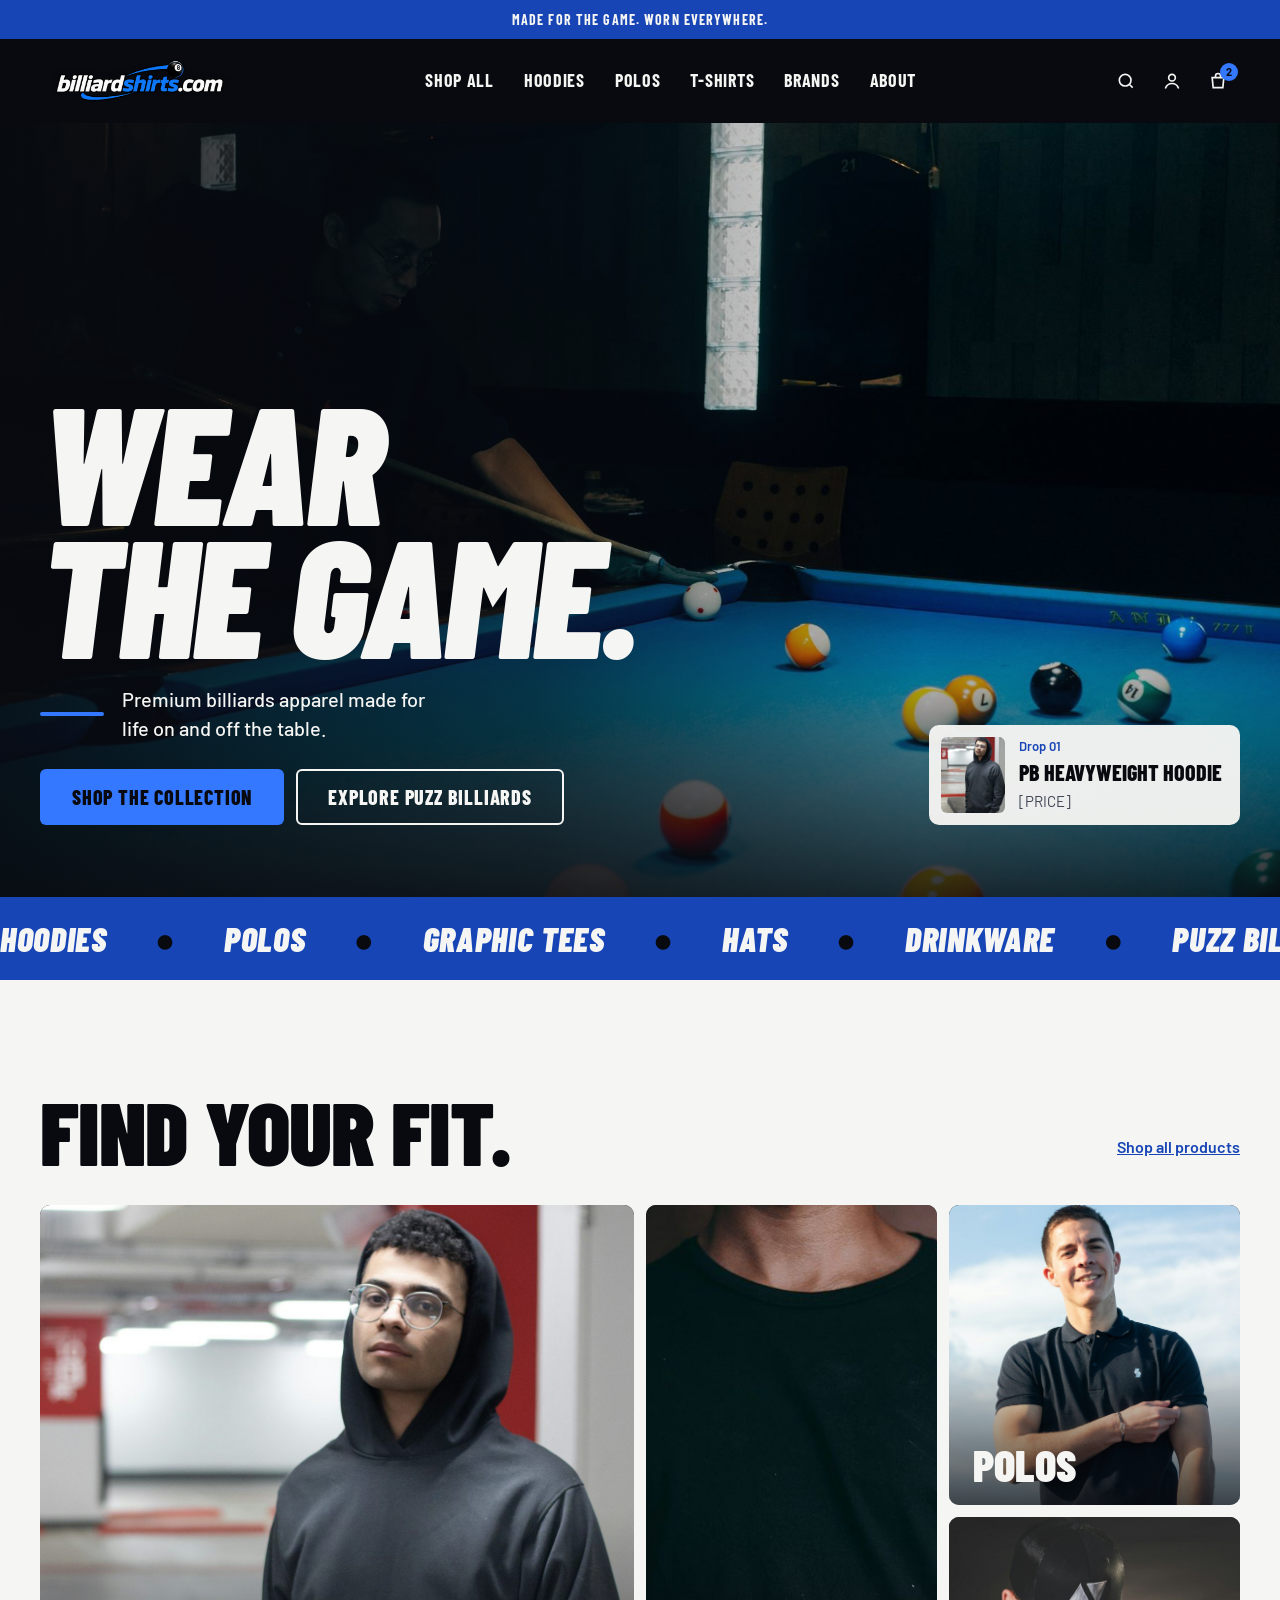
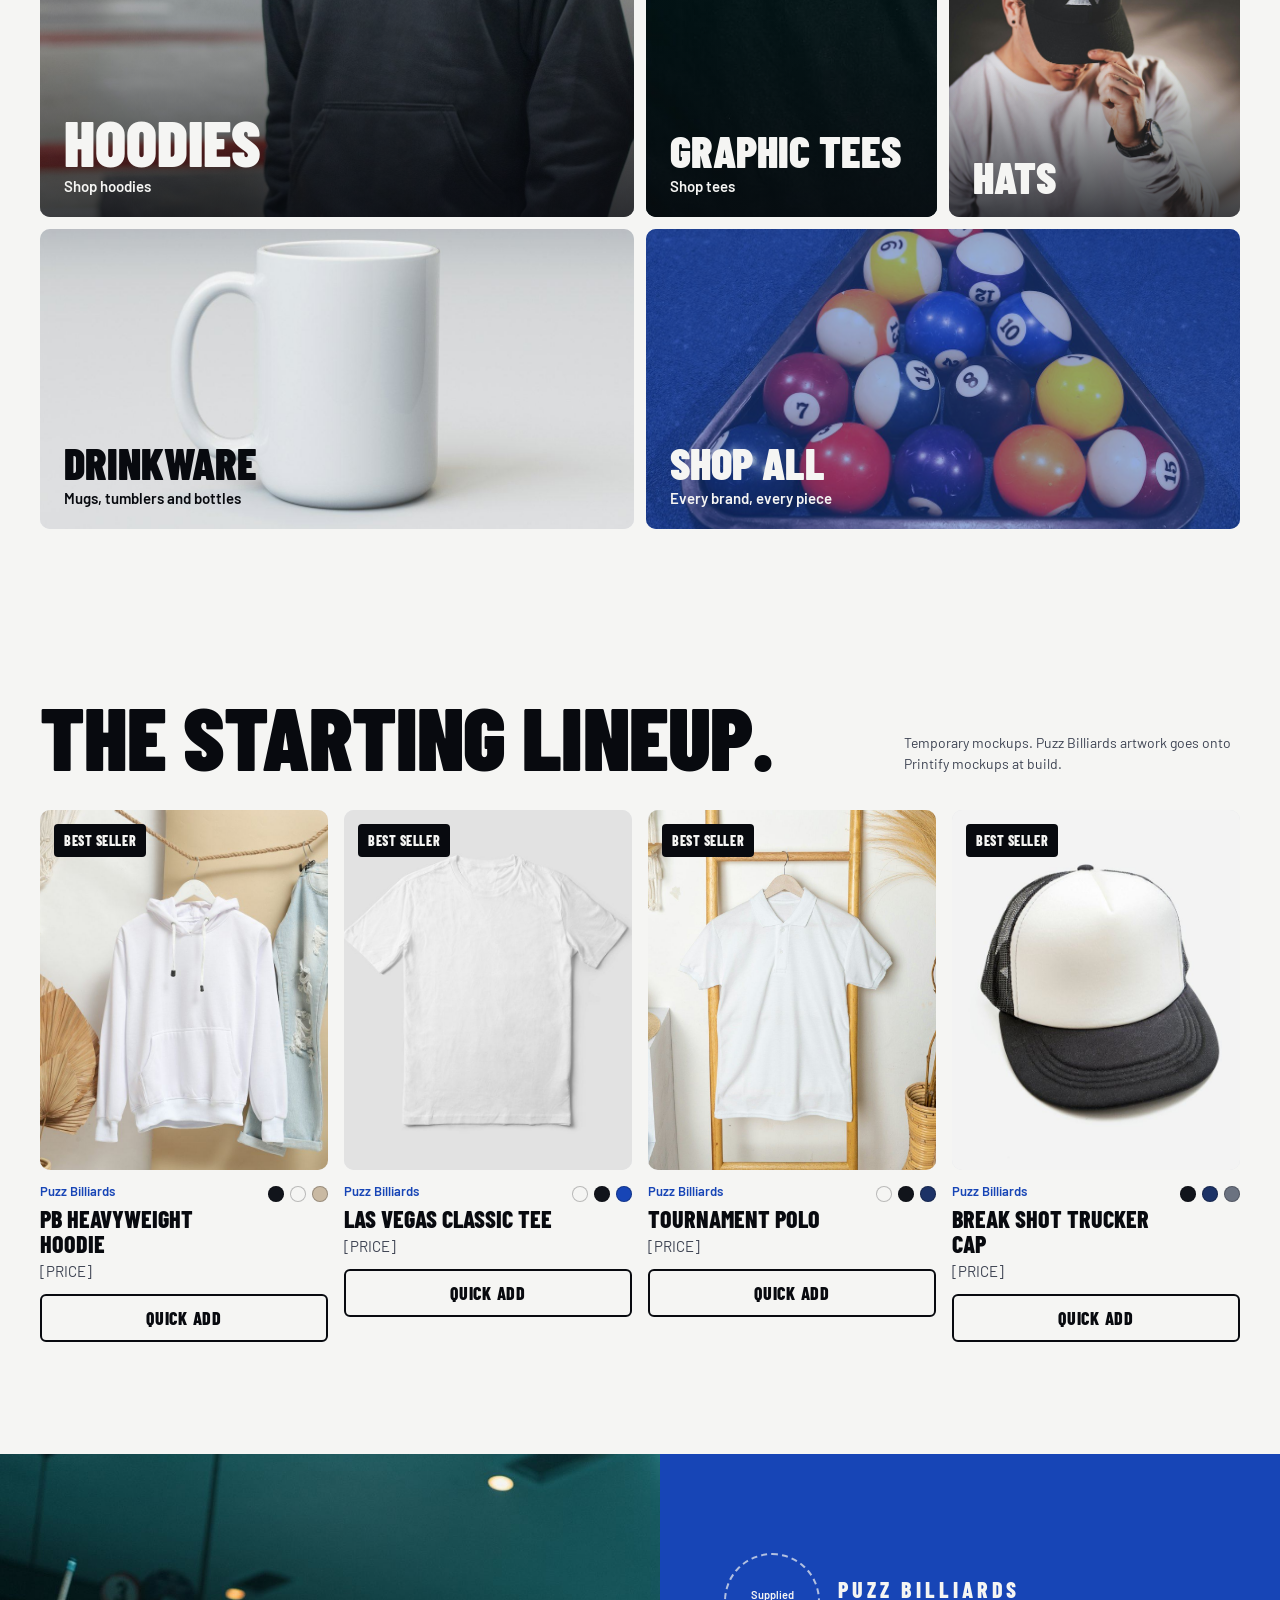
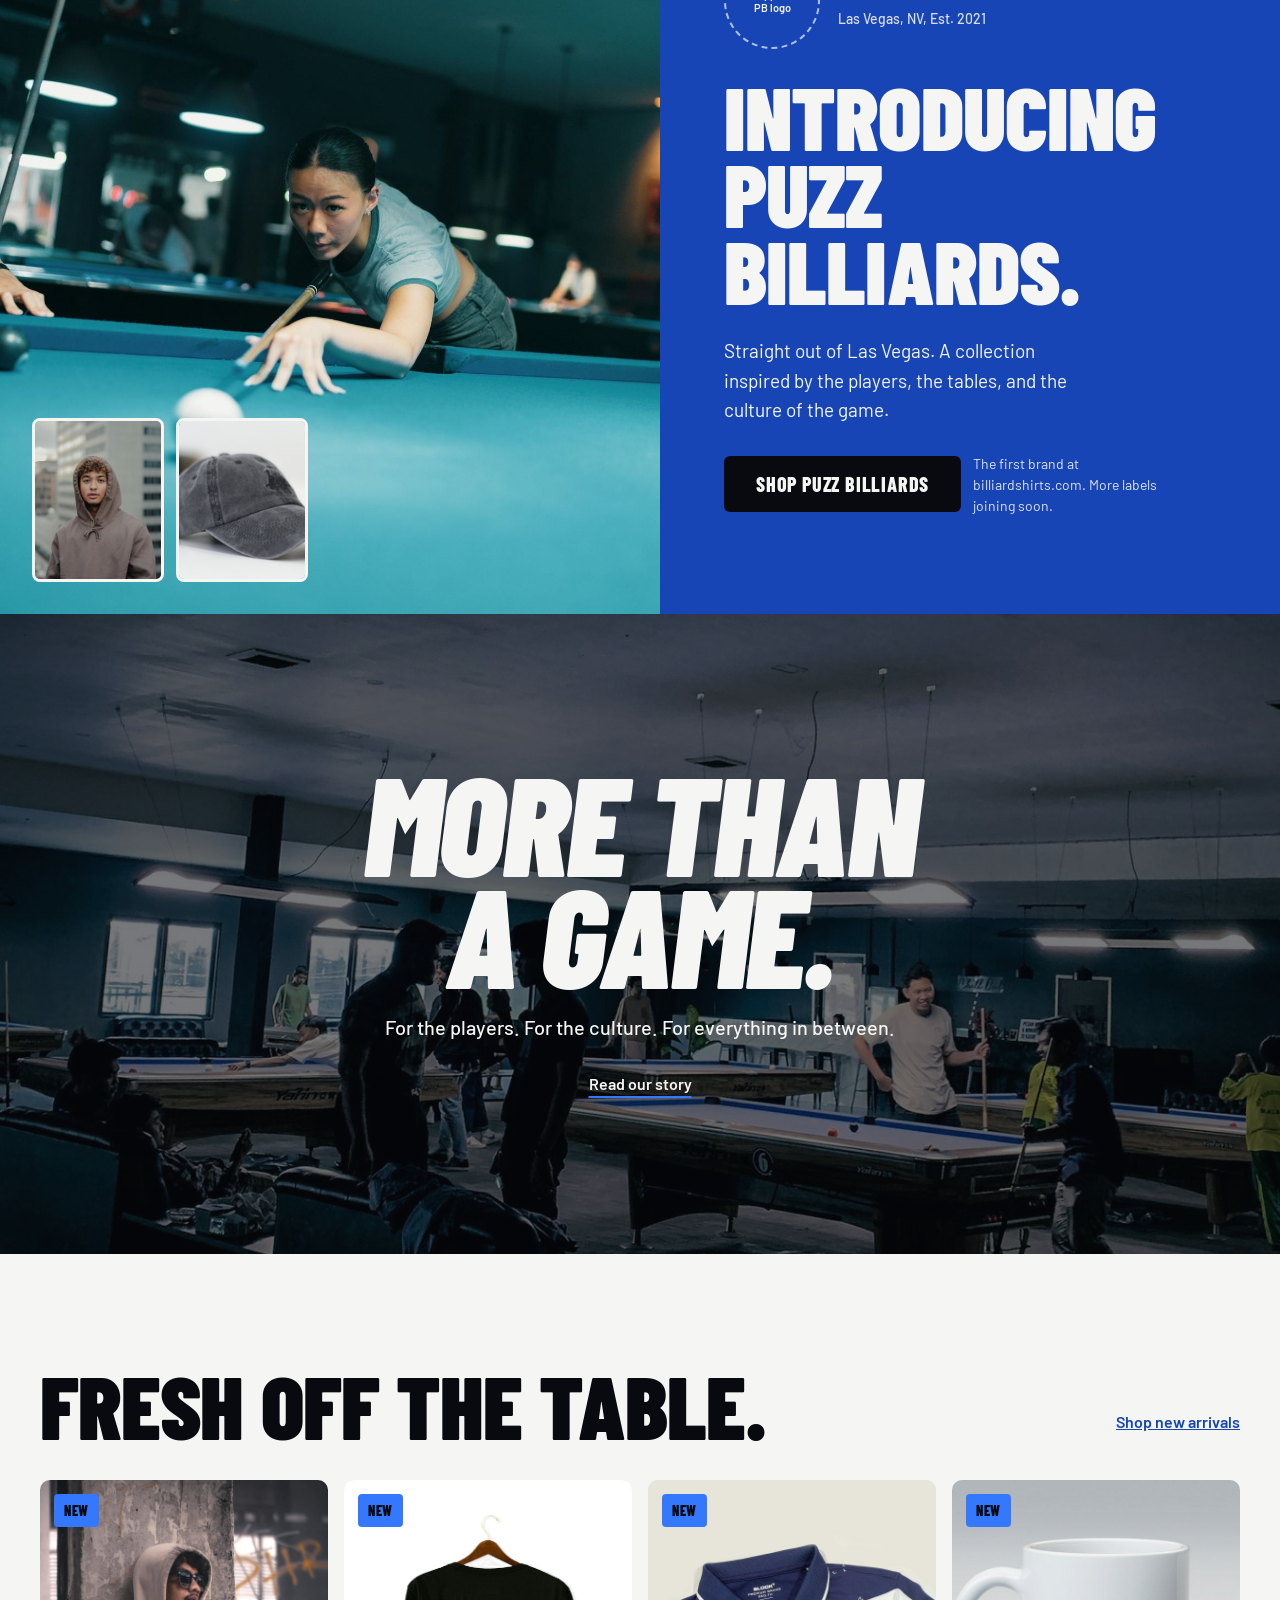
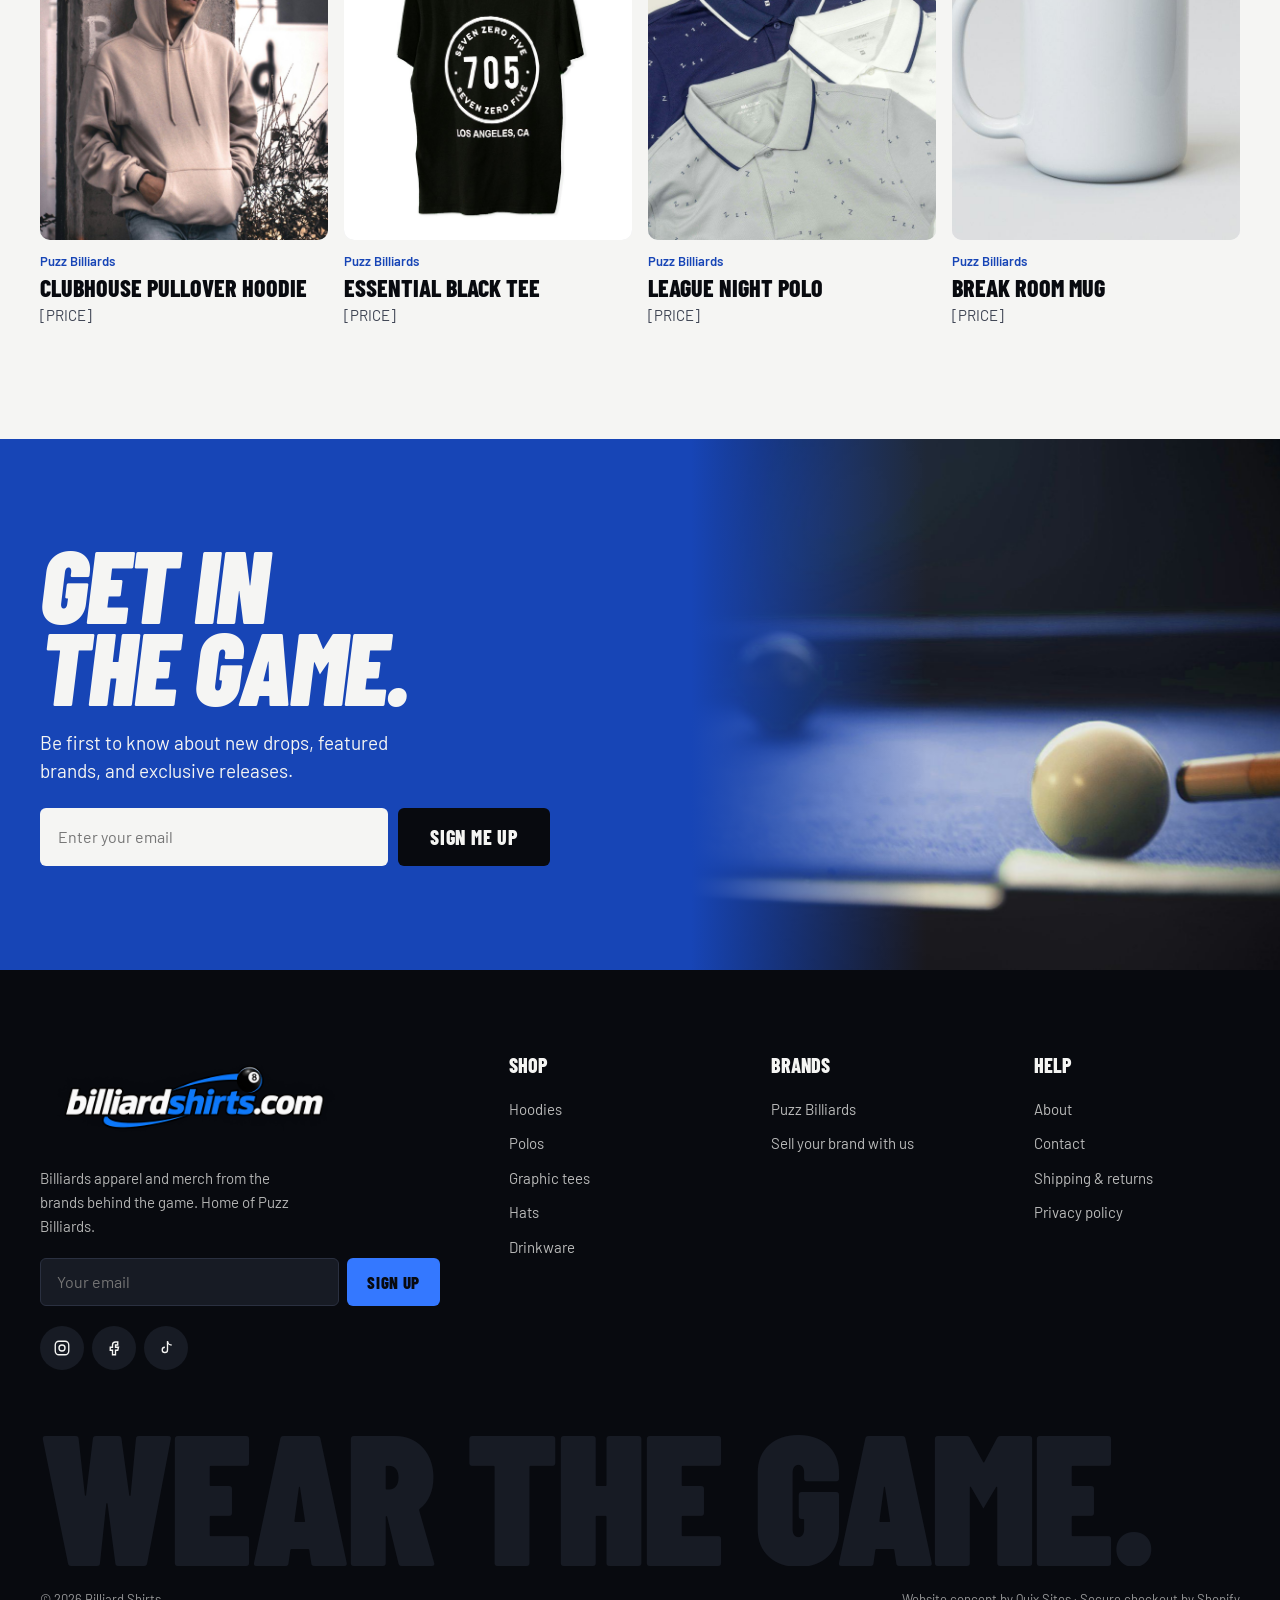
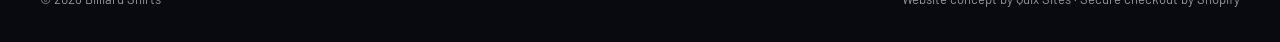
<file: index.html>
<!doctype html>
<html lang="en">
<head>
<meta charset="utf-8">
<meta name="viewport" content="width=device-width, initial-scale=1, viewport-fit=cover">
<title>billiardshirts.com · Wear the game</title>
<meta name="description" content="Premium billiards apparel and merch. Home of Puzz Billiards.">
<meta name="robots" content="noindex">
<meta name="theme-color" content="#080A0F">
<link rel="icon" href="assets/img/billiardshirts-logo.png">
<link rel="preconnect" href="https://fonts.googleapis.com">
<link rel="preconnect" href="https://fonts.gstatic.com" crossorigin>
<link href="https://fonts.googleapis.com/css2?family=Barlow+Condensed:ital,wght@0,700;0,800;0,900;1,900&family=Barlow:wght@400;500;600;700&display=swap" rel="stylesheet">
<link rel="stylesheet" href="assets/css/styles.css">
</head>
<body>
<a class="skip" href="#main">Skip to content</a>
<div class="announce">MADE FOR THE GAME. WORN EVERYWHERE.</div>
<header class="site-header">
<div class="wrap hdr">
<button class="icon-btn burger" type="button" aria-label="Open menu" aria-expanded="false" aria-controls="mnav"><svg width="24" height="24" viewBox="0 0 24 24" fill="none" stroke="currentColor" stroke-width="2" aria-hidden="true"><path d="M4 7h16M4 12h16M4 17h16"/></svg></button>
<a class="logo" href="index.html"><img src="assets/img/billiardshirts-logo.png" alt="billiardshirts.com home" width="1400" height="440"></a>
<nav class="nav" aria-label="Main"><a href="shop.html">Shop All</a><a href="shop.html?cat=hoodies">Hoodies</a><a href="shop.html?cat=polos">Polos</a><a href="shop.html?cat=tees">T-Shirts</a><a href="index.html#puzz">Brands</a><a href="about.html">About</a></nav>
<div class="icons">
<button class="icon-btn" type="button" aria-label="Search"><svg width="20" height="20" viewBox="0 0 24 24" fill="none" stroke="currentColor" stroke-width="2" aria-hidden="true"><circle cx="11" cy="11" r="7"/><path d="M20 20l-3.5-3.5"/></svg></button>
<button class="icon-btn hide-sm" type="button" aria-label="Account"><svg width="20" height="20" viewBox="0 0 24 24" fill="none" stroke="currentColor" stroke-width="2" aria-hidden="true"><circle cx="12" cy="8" r="4"/><path d="M4 21c1.5-4 4.5-6 8-6s6.5 2 8 6"/></svg></button>
<a class="icon-btn cart-label" href="product.html" aria-label="Cart, 2 items"><svg width="20" height="20" viewBox="0 0 24 24" fill="none" stroke="currentColor" stroke-width="2" aria-hidden="true"><path d="M5 8h14l-1.2 12H6.2z"/><path d="M9 8V6a3 3 0 0 1 6 0v2"/></svg><span class="badge">2</span></a>
</div>
</div>
</header>
<div class="mnav" id="mnav" aria-hidden="true">
<div class="mnav-bg" data-close-menu></div>
<nav class="mnav-panel" aria-label="Mobile">
<div class="mnav-top"><img src="assets/img/billiardshirts-logo.png" alt="billiardshirts.com"><button class="icon-btn mnav-close" type="button" aria-label="Close menu" data-close-menu><svg width="24" height="24" viewBox="0 0 24 24" fill="none" stroke="currentColor" stroke-width="2" aria-hidden="true"><path d="M6 6l12 12M18 6L6 18"/></svg></button></div>
<ul><li><a href="shop.html">SHOP ALL</a></li><li><a href="shop.html?cat=hoodies">HOODIES</a></li><li><a href="shop.html?cat=polos">POLOS</a></li><li><a href="shop.html?cat=tees">T-SHIRTS</a></li><li><a href="index.html#puzz">BRANDS</a></li><li><a href="about.html">ABOUT</a></li><li><a href="contact.html">CONTACT</a></li></ul>
<div class="mnav-foot">Questions? <a href="mailto:billiardshirts@gmail.com">billiardshirts@gmail.com</a></div>
</nav>
</div>
<main id="main">
<section class="hero" aria-labelledby="hero-h">
<img src="assets/img/hero.jpg" alt="Player lining up a shot on a blue pool table in a dark hall" fetchpriority="high">
<div class="wrap hero-inner">
<div class="hero-copy">
<h1 id="hero-h" class="h-xl">Wear<br>the game.</h1>
<div class="hero-sub"><span></span><p>Premium billiards apparel made for life on and off the table.</p></div>
<div class="ctas"><a class="btn btn-e" href="shop.html">SHOP THE COLLECTION</a><a class="btn btn-o" href="#puzz">EXPLORE PUZZ BILLIARDS</a></div>
</div>
<a class="hero-card" href="product.html"><img src="assets/img/hoodie-black-model.jpg" alt=""><span><small>Drop 01</small><b>PB HEAVYWEIGHT HOODIE</b><span class="price">[PRICE]</span></span></a>
</div>
</section>
<div class="ticker" aria-hidden="true"><div class="ticker-track"><span>HOODIES</span><i>●</i><span>POLOS</span><i>●</i><span>GRAPHIC TEES</span><i>●</i><span>HATS</span><i>●</i><span>DRINKWARE</span><i>●</i><span>PUZZ BILLIARDS</span><i>●</i><span>HOODIES</span><i>●</i><span>POLOS</span><i>●</i><span>GRAPHIC TEES</span><i>●</i><span>HATS</span><i>●</i><span>DRINKWARE</span><i>●</i><span>PUZZ BILLIARDS</span><i>●</i></div></div>

<section class="wrap sec" aria-labelledby="fit-h">
<div class="sec-head"><h2 id="fit-h" class="h-lg">Find your fit.</h2><a href="shop.html">Shop all products</a></div>
<div class="cats">
<a class="cat cat-hoodies" href="shop.html?cat=hoodies"><img src="assets/img/hoodie-black-model.jpg" alt="" loading="lazy"><span class="lbl"><b>HOODIES</b><span>Shop hoodies</span></span></a>
<a class="cat cat-tees" href="shop.html?cat=tees"><img src="assets/img/tee-black-model.jpg" alt="" loading="lazy"><span class="lbl"><b>GRAPHIC TEES</b><span>Shop tees</span></span></a>
<a class="cat cat-polos" href="shop.html?cat=polos"><img src="assets/img/polo-black-model.jpg" alt="" loading="lazy"><span class="lbl"><b>POLOS</b></span></a>
<a class="cat cat-hats" href="shop.html?cat=hats"><img src="assets/img/cap-model.jpg" alt="" loading="lazy"><span class="lbl"><b>HATS</b></span></a>
<a class="cat cat-drink" href="shop.html?cat=drinkware"><img src="assets/img/mug.jpg" alt="" loading="lazy"><span class="lbl"><b>DRINKWARE</b><span>Mugs, tumblers and bottles</span></span></a>
<a class="cat cat-all" href="shop.html"><img src="assets/img/rack.jpg" alt="" loading="lazy"><span class="lbl"><b>SHOP ALL</b><span>Every brand, every piece</span></span></a>
</div>
</section>

<section class="wrap sec sec-tight" aria-labelledby="lineup-h">
<div class="sec-head"><h2 id="lineup-h" class="h-lg">The starting lineup.</h2><p class="note">Temporary mockups. Puzz Billiards artwork goes onto Printify mockups at build.</p></div>
<div class="grid-p">
<article class="pc">
<a class="pc-img" href="product.html" aria-label="PB HEAVYWEIGHT HOODIE"><span class="tag">BEST SELLER</span><img src="assets/img/hoodie-white.jpg" alt="Heavyweight hoodie mockup" loading="lazy"><img class="img2" src="assets/img/hoodie-black-model.jpg" alt="" loading="lazy"></a>
<div class="pc-row"><div class="pc-meta"><span class="brand-label">Puzz Billiards</span><a class="pc-name" href="product.html">PB HEAVYWEIGHT HOODIE</a><span class="price">[PRICE]</span></div><div class="dots" aria-label="Colours: black, off-white, sand"><span style="background:#11141B"></span><span style="background:#F5F5F3"></span><span style="background:#C9B9A2"></span></div></div>
<button class="btn btn-line quick-add" type="button">QUICK ADD</button>
</article>
<article class="pc">
<a class="pc-img" href="product.html" aria-label="LAS VEGAS CLASSIC TEE"><span class="tag">BEST SELLER</span><img src="assets/img/tee-white.jpg" alt="White tee mockup" loading="lazy"><img class="img2" src="assets/img/tee-white-model.jpg" alt="" loading="lazy"></a>
<div class="pc-row"><div class="pc-meta"><span class="brand-label">Puzz Billiards</span><a class="pc-name" href="product.html">LAS VEGAS CLASSIC TEE</a><span class="price">[PRICE]</span></div><div class="dots" aria-label="Colours: white, black, royal"><span style="background:#F5F5F3"></span><span style="background:#11141B"></span><span style="background:#1745B6"></span></div></div>
<button class="btn btn-line quick-add" type="button">QUICK ADD</button>
</article>
<article class="pc">
<a class="pc-img" href="product.html" aria-label="TOURNAMENT POLO"><span class="tag">BEST SELLER</span><img src="assets/img/polo-white.jpg" alt="Polo shirt mockup" loading="lazy"><img class="img2" src="assets/img/polo-black-model.jpg" alt="" loading="lazy"></a>
<div class="pc-row"><div class="pc-meta"><span class="brand-label">Puzz Billiards</span><a class="pc-name" href="product.html">TOURNAMENT POLO</a><span class="price">[PRICE]</span></div><div class="dots" aria-label="Colours: white, black, navy"><span style="background:#F5F5F3"></span><span style="background:#11141B"></span><span style="background:#1C3266"></span></div></div>
<button class="btn btn-line quick-add" type="button">QUICK ADD</button>
</article>
<article class="pc">
<a class="pc-img" href="product.html" aria-label="BREAK SHOT TRUCKER CAP"><span class="tag">BEST SELLER</span><img src="assets/img/cap-trucker.jpg" alt="Trucker cap mockup" loading="lazy"><img class="img2" src="assets/img/cap-model.jpg" alt="" loading="lazy"></a>
<div class="pc-row"><div class="pc-meta"><span class="brand-label">Puzz Billiards</span><a class="pc-name" href="product.html">BREAK SHOT TRUCKER CAP</a><span class="price">[PRICE]</span></div><div class="dots" aria-label="Colours: black, navy, grey"><span style="background:#11141B"></span><span style="background:#1C3266"></span><span style="background:#6B7280"></span></div></div>
<button class="btn btn-line quick-add" type="button">QUICK ADD</button>
</article>
</div>
</section>

<section id="puzz" class="puzz" aria-labelledby="puzz-h">
<div class="puzz-photo"><img src="assets/img/player-blue.jpg" alt="Player leaning over a blue pool table" loading="lazy">
<div class="puzz-thumbs"><img src="assets/img/hoodie-stone-model.jpg" alt="Hoodie mockup" loading="lazy"><img src="assets/img/cap-washed.jpg" alt="Cap mockup" loading="lazy"></div></div>
<div class="puzz-copy">
<div class="pb-lockup"><div class="pb-ph">Supplied<br>PB logo</div><div><span class="pb-name">PUZZ BILLIARDS</span><span class="pb-loc">Las Vegas, NV, Est. 2021</span></div></div>
<h2 id="puzz-h" class="h-lg">Introducing Puzz Billiards.</h2>
<p>Straight out of Las Vegas. A collection inspired by the players, the tables, and the culture of the game.</p>
<div class="ctas" style="align-items:center"><a class="btn btn-k" href="shop.html">SHOP PUZZ BILLIARDS</a><span class="small">The first brand at billiardshirts.com. More labels joining soon.</span></div>
</div>
</section>

<section class="banner" aria-labelledby="game-h">
<img src="assets/img/hall-blue.jpg" alt="Players gathered around tables in a busy pool hall" loading="lazy">
<div class="banner-inner">
<h2 id="game-h" class="h-xl" style="font-size:clamp(64px,11vw,168px)">More than<br>a game.</h2>
<p>For the players. For the culture. For everything in between.</p>
<a class="ulink" href="about.html">Read our story</a>
</div>
</section>

<section class="wrap sec" aria-labelledby="fresh-h">
<div class="sec-head"><h2 id="fresh-h" class="h-lg">Fresh off the table.</h2><a href="shop.html">Shop new arrivals</a></div>
<div class="grid-p">
<article class="pc">
<a class="pc-img" href="product.html" aria-label="CLUBHOUSE PULLOVER HOODIE"><span class="tag tag-new">NEW</span><img src="assets/img/hoodie-sand-model.jpg" alt="Sand hoodie on a model" loading="lazy"><img class="img2" src="assets/img/hoodie-rack.jpg" alt="" loading="lazy"></a>
<div class="pc-row"><div class="pc-meta"><span class="brand-label">Puzz Billiards</span><a class="pc-name" href="product.html">CLUBHOUSE PULLOVER HOODIE</a><span class="price">[PRICE]</span></div></div>

</article>
<article class="pc">
<a class="pc-img" href="product.html" aria-label="ESSENTIAL BLACK TEE"><span class="tag tag-new">NEW</span><img src="assets/img/tee-black-trio.jpg" alt="Black tees on hangers" loading="lazy"><img class="img2" src="assets/img/tee-black-model.jpg" alt="" loading="lazy"></a>
<div class="pc-row"><div class="pc-meta"><span class="brand-label">Puzz Billiards</span><a class="pc-name" href="product.html">ESSENTIAL BLACK TEE</a><span class="price">[PRICE]</span></div></div>

</article>
<article class="pc">
<a class="pc-img" href="product.html" aria-label="LEAGUE NIGHT POLO"><span class="tag tag-new">NEW</span><img src="assets/img/polo-trio.jpg" alt="Folded polo shirts" loading="lazy"><img class="img2" src="assets/img/polo-white.jpg" alt="" loading="lazy"></a>
<div class="pc-row"><div class="pc-meta"><span class="brand-label">Puzz Billiards</span><a class="pc-name" href="product.html">LEAGUE NIGHT POLO</a><span class="price">[PRICE]</span></div></div>

</article>
<article class="pc">
<a class="pc-img" href="product.html" aria-label="BREAK ROOM MUG"><span class="tag tag-new">NEW</span><img src="assets/img/mug.jpg" alt="White mug mockup" loading="lazy"><img class="img2" src="assets/img/bottle.jpg" alt="" loading="lazy"></a>
<div class="pc-row"><div class="pc-meta"><span class="brand-label">Puzz Billiards</span><a class="pc-name" href="product.html">BREAK ROOM MUG</a><span class="price">[PRICE]</span></div></div>

</article>
</div>
</section>

<section class="join" aria-labelledby="join-h">
<img src="assets/img/cue-strike.jpg" alt="" loading="lazy">
<div class="wrap"><div class="join-copy">
<h2 id="join-h" class="h-xl" style="font-size:clamp(60px,8vw,120px)">Get in<br>the game.</h2>
<p>Be first to know about new drops, featured brands, and exclusive releases.</p>
<form class="inline-form" data-concept="You're on the list. (Concept only: sign-ups connect to Shopify at build.)"><label class="sr" for="nl">Email address</label><input id="nl" type="email" placeholder="Enter your email" required><button class="btn btn-k" type="submit">SIGN ME UP</button><p class="form-msg" role="status"></p></form>
</div></div>
</section>
</main>
<footer class="site-footer">
<div class="wrap ft">
<div class="ft-brand">
<a href="index.html"><img src="assets/img/billiardshirts-logo.png" alt="billiardshirts.com home" width="1400" height="440"></a>
<p>Billiards apparel and merch from the brands behind the game. Home of Puzz Billiards.</p>
<form class="ft-form" data-concept="Thanks. Concept only: sign-ups connect to Shopify at build."><label class="sr" for="ft-email">Email address</label><input id="ft-email" type="email" placeholder="Your email" required><button type="submit">SIGN UP</button></form>
<div class="socials"><a href="https://instagram.com" aria-label="Instagram"><svg width="18" height="18" viewBox="0 0 24 24" fill="none" stroke="currentColor" stroke-width="1.8" aria-hidden="true"><rect x="3" y="3" width="18" height="18" rx="5"/><circle cx="12" cy="12" r="4"/></svg></a><a href="https://facebook.com" aria-label="Facebook"><svg width="18" height="18" viewBox="0 0 24 24" fill="none" stroke="currentColor" stroke-width="1.8" aria-hidden="true"><path d="M14 8h3V4h-3a4 4 0 0 0-4 4v3H7v4h3v6h4v-6h3l1-4h-4V8z"/></svg></a><a href="https://tiktok.com" aria-label="TikTok"><svg width="18" height="18" viewBox="0 0 24 24" fill="none" stroke="currentColor" stroke-width="1.8" aria-hidden="true"><path d="M14 3v11.5a3.5 3.5 0 1 1-3.5-3.5"/><path d="M14 3c.5 3 2.5 5 5.5 5"/></svg></a></div>
</div>
<nav class="ft-col" aria-label="Shop"><h2>SHOP</h2><a href="shop.html?cat=hoodies">Hoodies</a><a href="shop.html?cat=polos">Polos</a><a href="shop.html?cat=tees">Graphic tees</a><a href="shop.html?cat=hats">Hats</a><a href="shop.html?cat=drinkware">Drinkware</a></nav>
<nav class="ft-col" aria-label="Brands"><h2>BRANDS</h2><a href="index.html#puzz">Puzz Billiards</a><a href="about.html#partner">Sell your brand with us</a></nav>
<nav class="ft-col" aria-label="Help"><h2>HELP</h2><a href="about.html">About</a><a href="contact.html">Contact</a><a href="contact.html#faq">Shipping &amp; returns</a><a href="contact.html#faq">Privacy policy</a></nav>
</div>
<div class="wrap ft-big"><p aria-hidden="true">WEAR THE GAME.</p></div>
<div class="wrap ft-bottom"><span>© 2026 Billiard Shirts</span><span>Website concept by Quix Sites · Secure checkout by Shopify</span></div>
</footer>
<script src="assets/js/main.js" defer></script>
</body>
</html>
</file>
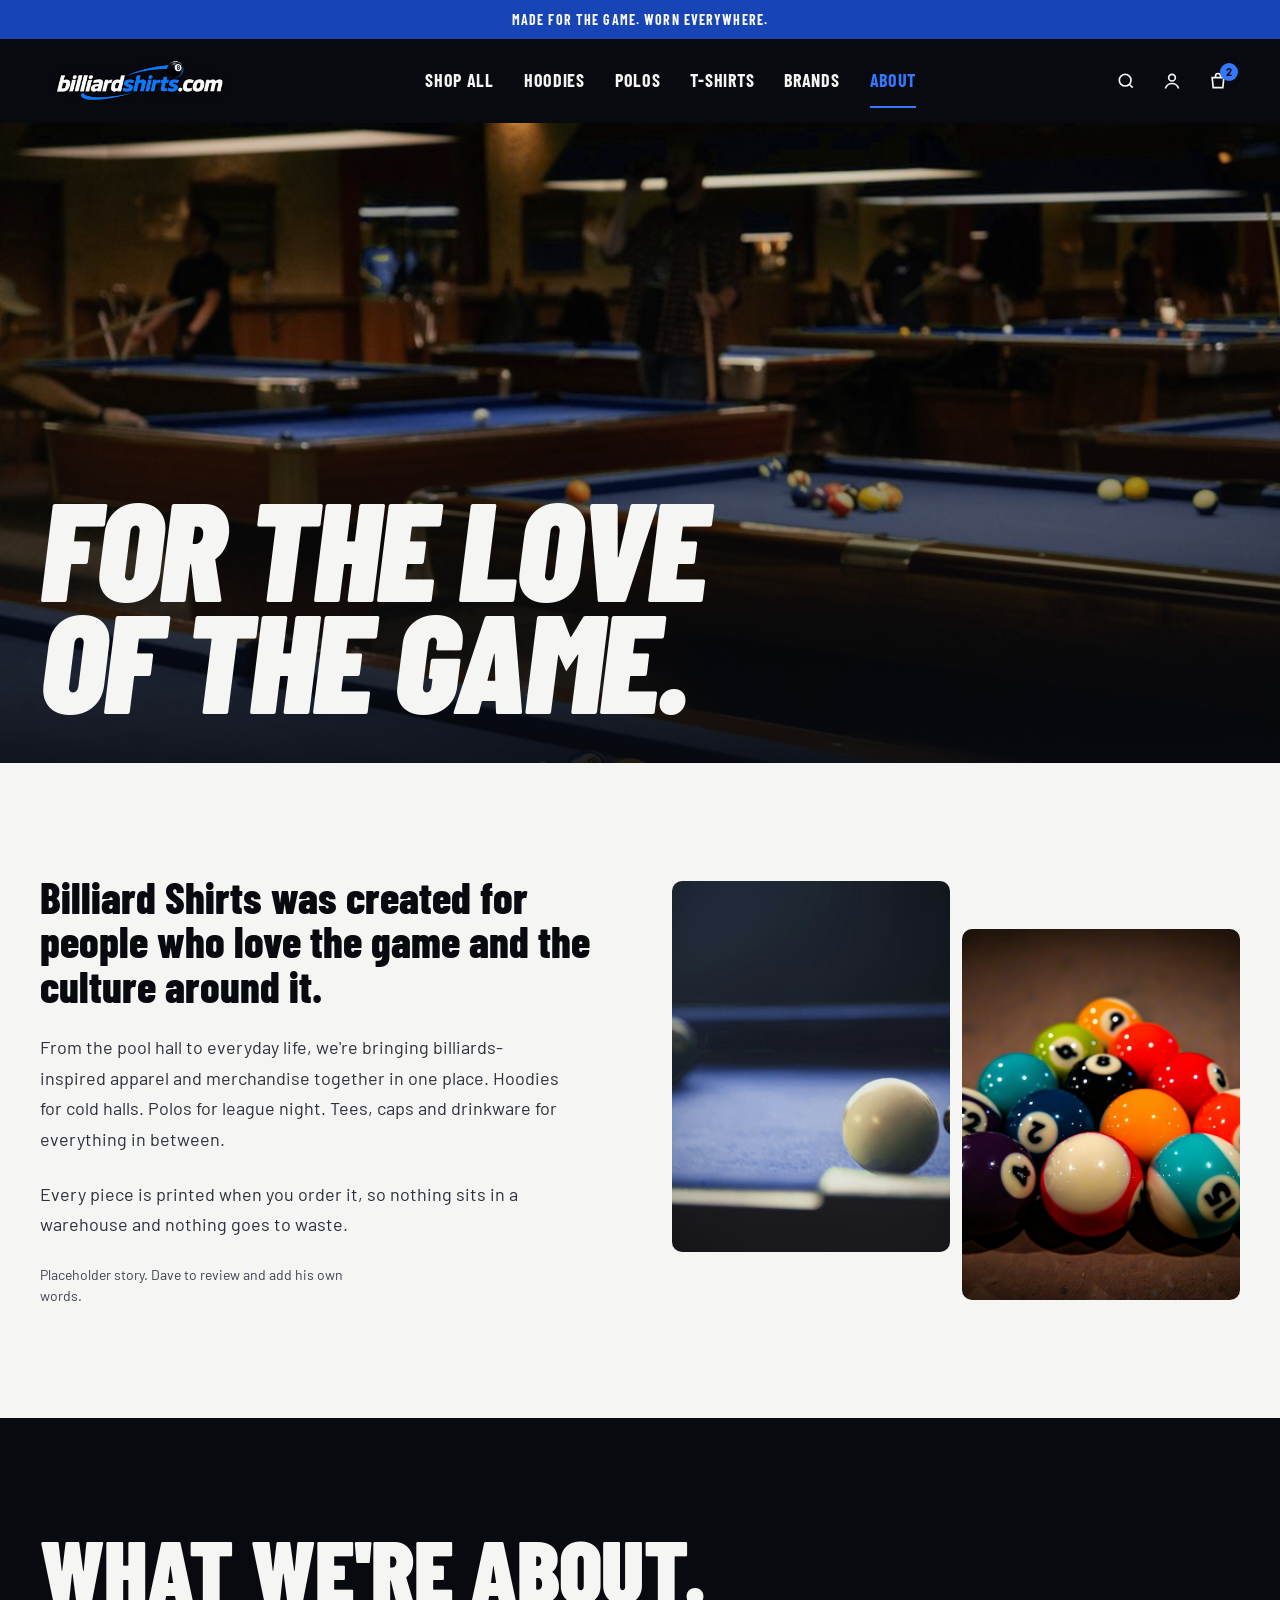
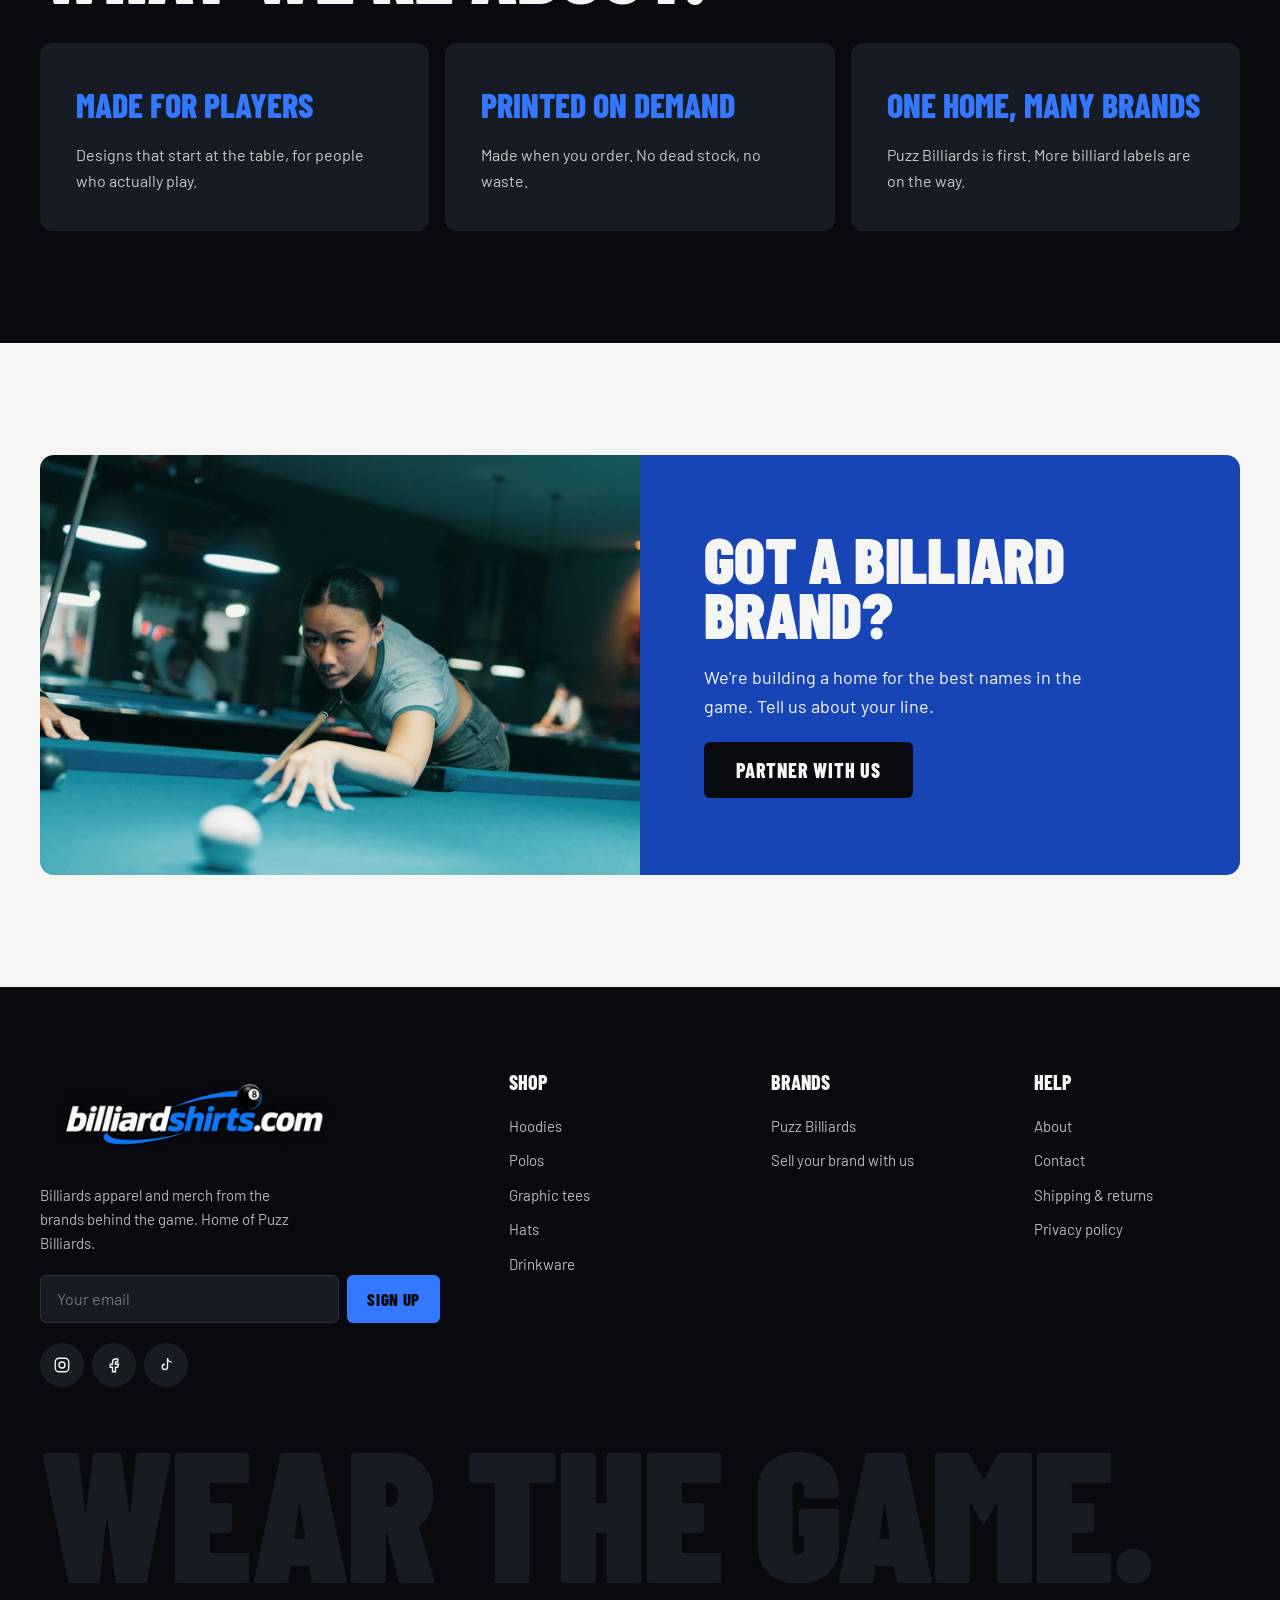
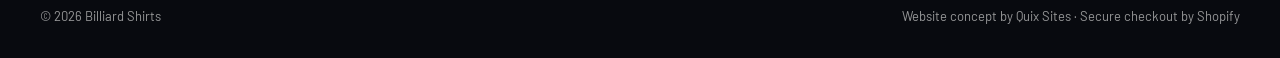
<file: about.html>
<!doctype html>
<html lang="en">
<head>
<meta charset="utf-8">
<meta name="viewport" content="width=device-width, initial-scale=1, viewport-fit=cover">
<title>About · billiardshirts.com</title>
<meta name="description" content="Billiard Shirts was created for people who love the game and the culture around it.">
<meta name="robots" content="noindex">
<meta name="theme-color" content="#080A0F">
<link rel="icon" href="assets/img/billiardshirts-logo.png">
<link rel="preconnect" href="https://fonts.googleapis.com">
<link rel="preconnect" href="https://fonts.gstatic.com" crossorigin>
<link href="https://fonts.googleapis.com/css2?family=Barlow+Condensed:ital,wght@0,700;0,800;0,900;1,900&family=Barlow:wght@400;500;600;700&display=swap" rel="stylesheet">
<link rel="stylesheet" href="assets/css/styles.css">
</head>
<body>
<a class="skip" href="#main">Skip to content</a>
<div class="announce">MADE FOR THE GAME. WORN EVERYWHERE.</div>
<header class="site-header">
<div class="wrap hdr">
<button class="icon-btn burger" type="button" aria-label="Open menu" aria-expanded="false" aria-controls="mnav"><svg width="24" height="24" viewBox="0 0 24 24" fill="none" stroke="currentColor" stroke-width="2" aria-hidden="true"><path d="M4 7h16M4 12h16M4 17h16"/></svg></button>
<a class="logo" href="index.html"><img src="assets/img/billiardshirts-logo.png" alt="billiardshirts.com home" width="1400" height="440"></a>
<nav class="nav" aria-label="Main"><a href="shop.html">Shop All</a><a href="shop.html?cat=hoodies">Hoodies</a><a href="shop.html?cat=polos">Polos</a><a href="shop.html?cat=tees">T-Shirts</a><a href="index.html#puzz">Brands</a><a href="about.html" aria-current="page">About</a></nav>
<div class="icons">
<button class="icon-btn" type="button" aria-label="Search"><svg width="20" height="20" viewBox="0 0 24 24" fill="none" stroke="currentColor" stroke-width="2" aria-hidden="true"><circle cx="11" cy="11" r="7"/><path d="M20 20l-3.5-3.5"/></svg></button>
<button class="icon-btn hide-sm" type="button" aria-label="Account"><svg width="20" height="20" viewBox="0 0 24 24" fill="none" stroke="currentColor" stroke-width="2" aria-hidden="true"><circle cx="12" cy="8" r="4"/><path d="M4 21c1.5-4 4.5-6 8-6s6.5 2 8 6"/></svg></button>
<a class="icon-btn cart-label" href="product.html" aria-label="Cart, 2 items"><svg width="20" height="20" viewBox="0 0 24 24" fill="none" stroke="currentColor" stroke-width="2" aria-hidden="true"><path d="M5 8h14l-1.2 12H6.2z"/><path d="M9 8V6a3 3 0 0 1 6 0v2"/></svg><span class="badge">2</span></a>
</div>
</div>
</header>
<div class="mnav" id="mnav" aria-hidden="true">
<div class="mnav-bg" data-close-menu></div>
<nav class="mnav-panel" aria-label="Mobile">
<div class="mnav-top"><img src="assets/img/billiardshirts-logo.png" alt="billiardshirts.com"><button class="icon-btn mnav-close" type="button" aria-label="Close menu" data-close-menu><svg width="24" height="24" viewBox="0 0 24 24" fill="none" stroke="currentColor" stroke-width="2" aria-hidden="true"><path d="M6 6l12 12M18 6L6 18"/></svg></button></div>
<ul><li><a href="shop.html">SHOP ALL</a></li><li><a href="shop.html?cat=hoodies">HOODIES</a></li><li><a href="shop.html?cat=polos">POLOS</a></li><li><a href="shop.html?cat=tees">T-SHIRTS</a></li><li><a href="index.html#puzz">BRANDS</a></li><li><a href="about.html">ABOUT</a></li><li><a href="contact.html">CONTACT</a></li></ul>
<div class="mnav-foot">Questions? <a href="mailto:billiardshirts@gmail.com">billiardshirts@gmail.com</a></div>
</nav>
</div>
<main id="main">
<section class="pbanner pbanner-tall" aria-labelledby="about-h">
<img src="assets/img/hall.jpg" alt="Rows of pool tables in a dim hall">
<div class="wrap"><h1 id="about-h" class="h-xl" style="font-size:clamp(64px,11vw,170px)">For the love<br>of the game.</h1></div>
</section>
<section class="wrap sec split">
<div style="display:flex;flex-direction:column;gap:24px">
<p class="lead">Billiard Shirts was created for people who love the game and the culture around it.</p>
<p class="body-l">From the pool hall to everyday life, we're bringing billiards-inspired apparel and merchandise together in one place. Hoodies for cold halls. Polos for league night. Tees, caps and drinkware for everything in between.</p>
<p class="body-l">Every piece is printed when you order it, so nothing sits in a warehouse and nothing goes to waste.</p>
<p class="note">Placeholder story. Dave to review and add his own words.</p>
</div>
<div class="pair"><img src="assets/img/cue-strike.jpg" alt="Cue about to strike the cue ball" loading="lazy"><img src="assets/img/balls.jpg" alt="Pyramid of pool balls" loading="lazy"></div>
</section>
<section class="dark" aria-labelledby="stand-h"><div class="wrap sec">
<div class="sec-head"><h2 id="stand-h" class="h-lg">What we're about.</h2></div>
<div class="values">
<div><h3>MADE FOR PLAYERS</h3><p>Designs that start at the table, for people who actually play.</p></div>
<div><h3>PRINTED ON DEMAND</h3><p>Made when you order. No dead stock, no waste.</p></div>
<div><h3>ONE HOME, MANY BRANDS</h3><p>Puzz Billiards is first. More billiard labels are on the way.</p></div>
</div></div></section>
<section class="wrap sec" id="partner" aria-labelledby="brands-h">
<div class="partner">
<div class="partner-photo"><img src="assets/img/player-blue.jpg" alt="Player on a blue table" loading="lazy"></div>
<div class="partner-copy"><h2 id="brands-h" class="h-lg" style="font-size:clamp(44px,5vw,76px)">Got a billiard brand?</h2><p>We're building a home for the best names in the game. Tell us about your line.</p><a class="btn btn-k" href="contact.html">PARTNER WITH US</a></div>
</div>
</section>
</main>
<footer class="site-footer">
<div class="wrap ft">
<div class="ft-brand">
<a href="index.html"><img src="assets/img/billiardshirts-logo.png" alt="billiardshirts.com home" width="1400" height="440"></a>
<p>Billiards apparel and merch from the brands behind the game. Home of Puzz Billiards.</p>
<form class="ft-form" data-concept="Thanks. Concept only: sign-ups connect to Shopify at build."><label class="sr" for="ft-email">Email address</label><input id="ft-email" type="email" placeholder="Your email" required><button type="submit">SIGN UP</button></form>
<div class="socials"><a href="https://instagram.com" aria-label="Instagram"><svg width="18" height="18" viewBox="0 0 24 24" fill="none" stroke="currentColor" stroke-width="1.8" aria-hidden="true"><rect x="3" y="3" width="18" height="18" rx="5"/><circle cx="12" cy="12" r="4"/></svg></a><a href="https://facebook.com" aria-label="Facebook"><svg width="18" height="18" viewBox="0 0 24 24" fill="none" stroke="currentColor" stroke-width="1.8" aria-hidden="true"><path d="M14 8h3V4h-3a4 4 0 0 0-4 4v3H7v4h3v6h4v-6h3l1-4h-4V8z"/></svg></a><a href="https://tiktok.com" aria-label="TikTok"><svg width="18" height="18" viewBox="0 0 24 24" fill="none" stroke="currentColor" stroke-width="1.8" aria-hidden="true"><path d="M14 3v11.5a3.5 3.5 0 1 1-3.5-3.5"/><path d="M14 3c.5 3 2.5 5 5.5 5"/></svg></a></div>
</div>
<nav class="ft-col" aria-label="Shop"><h2>SHOP</h2><a href="shop.html?cat=hoodies">Hoodies</a><a href="shop.html?cat=polos">Polos</a><a href="shop.html?cat=tees">Graphic tees</a><a href="shop.html?cat=hats">Hats</a><a href="shop.html?cat=drinkware">Drinkware</a></nav>
<nav class="ft-col" aria-label="Brands"><h2>BRANDS</h2><a href="index.html#puzz">Puzz Billiards</a><a href="about.html#partner">Sell your brand with us</a></nav>
<nav class="ft-col" aria-label="Help"><h2>HELP</h2><a href="about.html">About</a><a href="contact.html">Contact</a><a href="contact.html#faq">Shipping &amp; returns</a><a href="contact.html#faq">Privacy policy</a></nav>
</div>
<div class="wrap ft-big"><p aria-hidden="true">WEAR THE GAME.</p></div>
<div class="wrap ft-bottom"><span>© 2026 Billiard Shirts</span><span>Website concept by Quix Sites · Secure checkout by Shopify</span></div>
</footer>
<script src="assets/js/main.js" defer></script>
</body>
</html>
</file>
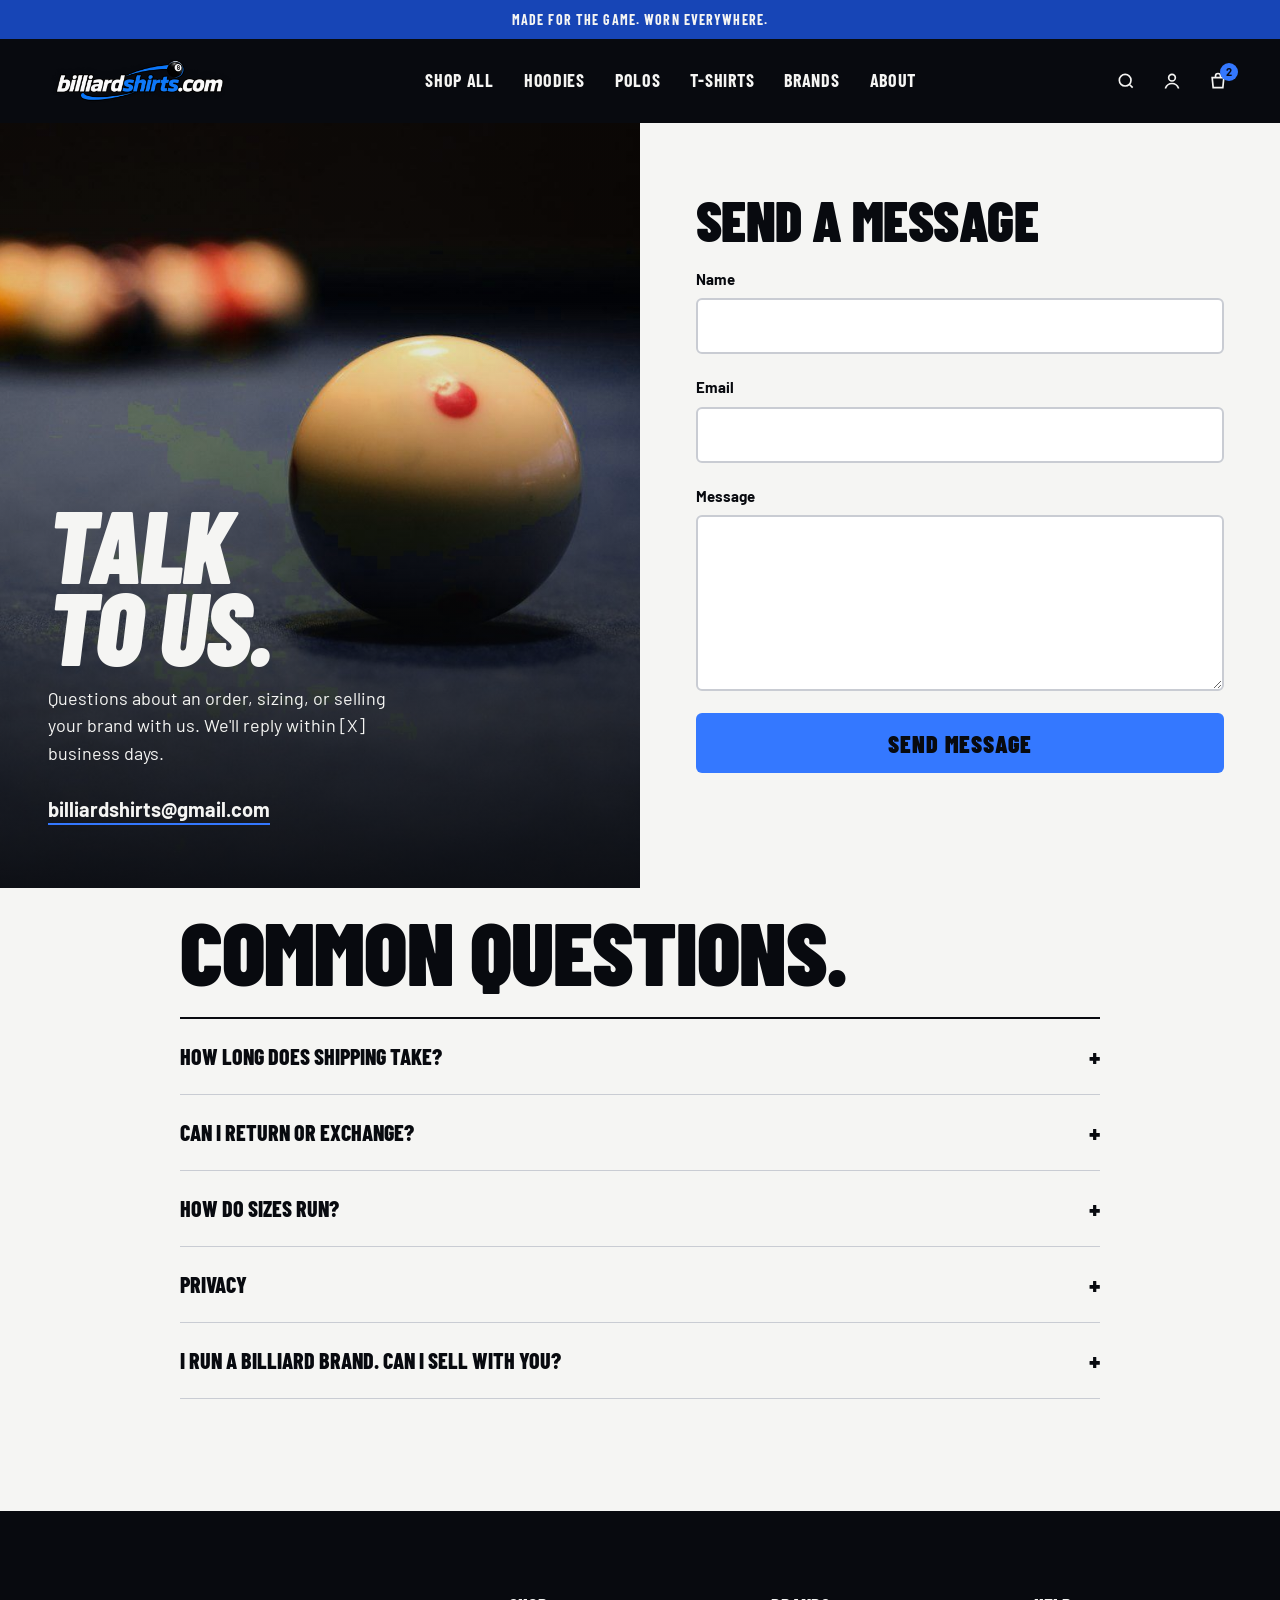
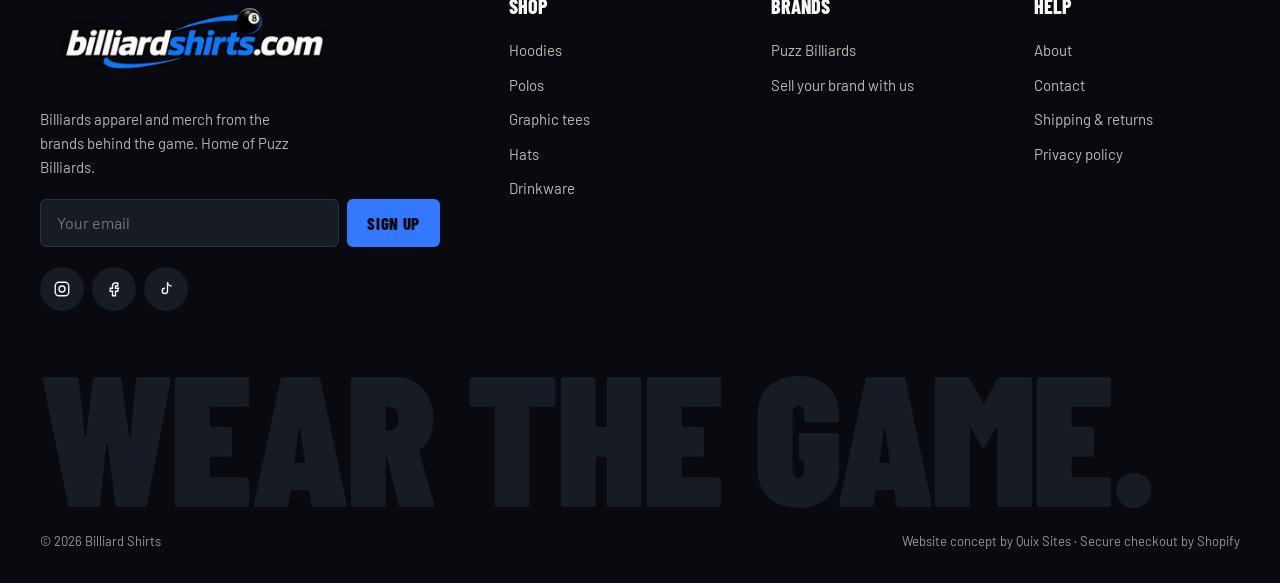
<file: contact.html>
<!doctype html>
<html lang="en">
<head>
<meta charset="utf-8">
<meta name="viewport" content="width=device-width, initial-scale=1, viewport-fit=cover">
<title>Contact · billiardshirts.com</title>
<meta name="description" content="Get in touch with Billiard Shirts.">
<meta name="robots" content="noindex">
<meta name="theme-color" content="#080A0F">
<link rel="icon" href="assets/img/billiardshirts-logo.png">
<link rel="preconnect" href="https://fonts.googleapis.com">
<link rel="preconnect" href="https://fonts.gstatic.com" crossorigin>
<link href="https://fonts.googleapis.com/css2?family=Barlow+Condensed:ital,wght@0,700;0,800;0,900;1,900&family=Barlow:wght@400;500;600;700&display=swap" rel="stylesheet">
<link rel="stylesheet" href="assets/css/styles.css">
</head>
<body>
<a class="skip" href="#main">Skip to content</a>
<div class="announce">MADE FOR THE GAME. WORN EVERYWHERE.</div>
<header class="site-header">
<div class="wrap hdr">
<button class="icon-btn burger" type="button" aria-label="Open menu" aria-expanded="false" aria-controls="mnav"><svg width="24" height="24" viewBox="0 0 24 24" fill="none" stroke="currentColor" stroke-width="2" aria-hidden="true"><path d="M4 7h16M4 12h16M4 17h16"/></svg></button>
<a class="logo" href="index.html"><img src="assets/img/billiardshirts-logo.png" alt="billiardshirts.com home" width="1400" height="440"></a>
<nav class="nav" aria-label="Main"><a href="shop.html">Shop All</a><a href="shop.html?cat=hoodies">Hoodies</a><a href="shop.html?cat=polos">Polos</a><a href="shop.html?cat=tees">T-Shirts</a><a href="index.html#puzz">Brands</a><a href="about.html">About</a></nav>
<div class="icons">
<button class="icon-btn" type="button" aria-label="Search"><svg width="20" height="20" viewBox="0 0 24 24" fill="none" stroke="currentColor" stroke-width="2" aria-hidden="true"><circle cx="11" cy="11" r="7"/><path d="M20 20l-3.5-3.5"/></svg></button>
<button class="icon-btn hide-sm" type="button" aria-label="Account"><svg width="20" height="20" viewBox="0 0 24 24" fill="none" stroke="currentColor" stroke-width="2" aria-hidden="true"><circle cx="12" cy="8" r="4"/><path d="M4 21c1.5-4 4.5-6 8-6s6.5 2 8 6"/></svg></button>
<a class="icon-btn cart-label" href="product.html" aria-label="Cart, 2 items"><svg width="20" height="20" viewBox="0 0 24 24" fill="none" stroke="currentColor" stroke-width="2" aria-hidden="true"><path d="M5 8h14l-1.2 12H6.2z"/><path d="M9 8V6a3 3 0 0 1 6 0v2"/></svg><span class="badge">2</span></a>
</div>
</div>
</header>
<div class="mnav" id="mnav" aria-hidden="true">
<div class="mnav-bg" data-close-menu></div>
<nav class="mnav-panel" aria-label="Mobile">
<div class="mnav-top"><img src="assets/img/billiardshirts-logo.png" alt="billiardshirts.com"><button class="icon-btn mnav-close" type="button" aria-label="Close menu" data-close-menu><svg width="24" height="24" viewBox="0 0 24 24" fill="none" stroke="currentColor" stroke-width="2" aria-hidden="true"><path d="M6 6l12 12M18 6L6 18"/></svg></button></div>
<ul><li><a href="shop.html">SHOP ALL</a></li><li><a href="shop.html?cat=hoodies">HOODIES</a></li><li><a href="shop.html?cat=polos">POLOS</a></li><li><a href="shop.html?cat=tees">T-SHIRTS</a></li><li><a href="index.html#puzz">BRANDS</a></li><li><a href="about.html">ABOUT</a></li><li><a href="contact.html">CONTACT</a></li></ul>
<div class="mnav-foot">Questions? <a href="mailto:billiardshirts@gmail.com">billiardshirts@gmail.com</a></div>
</nav>
</div>
<main id="main">
<section class="contact">
<div class="contact-photo"><img src="assets/img/cueball.jpg" alt="Cue ball on blue felt">
<div class="contact-copy">
<h1 class="h-xl" style="font-size:clamp(64px,8vw,128px)">Talk<br>to us.</h1>
<p>Questions about an order, sizing, or selling your brand with us. We'll reply within [X] business days.</p>
<a class="ulink" href="mailto:billiardshirts@gmail.com">billiardshirts@gmail.com</a>
</div></div>
<form class="cform" data-concept="Thanks, message received. (Concept only: this form connects to Shopify at build.)">
<h2 class="h-md">Send a message</h2>
<label>Name<input type="text" name="name" autocomplete="name" required></label>
<label>Email<input type="email" name="email" autocomplete="email" required></label>
<label>Message<textarea name="message" rows="6" required></textarea></label>
<button class="atc" type="submit" style="min-height:60px">SEND MESSAGE</button>
<p class="form-msg" role="status"></p>
</form>
</section>
<section class="faq" id="faq" aria-labelledby="faq-h">
<h2 id="faq-h" class="h-lg" style="margin-bottom:28px">Common questions.</h2>
<div class="acc">
<details><summary>HOW LONG DOES SHIPPING TAKE?</summary><p>Every item is printed when you order it, then shipped. [PRODUCTION AND SHIPPING TIMES]</p></details>
<details><summary>CAN I RETURN OR EXCHANGE?</summary><p>[RETURN POLICY]</p></details>
<details><summary>HOW DO SIZES RUN?</summary><p>Each product page has a size chart for that exact item. [SIZING NOTE]</p></details>
<details><summary>PRIVACY</summary><p>[PRIVACY POLICY LINK, generated in Shopify]</p></details>
<details><summary>I RUN A BILLIARD BRAND. CAN I SELL WITH YOU?</summary><p>Yes. Send a message above and tell us about your line.</p></details>
</div>
</section>
</main>
<footer class="site-footer">
<div class="wrap ft">
<div class="ft-brand">
<a href="index.html"><img src="assets/img/billiardshirts-logo.png" alt="billiardshirts.com home" width="1400" height="440"></a>
<p>Billiards apparel and merch from the brands behind the game. Home of Puzz Billiards.</p>
<form class="ft-form" data-concept="Thanks. Concept only: sign-ups connect to Shopify at build."><label class="sr" for="ft-email">Email address</label><input id="ft-email" type="email" placeholder="Your email" required><button type="submit">SIGN UP</button></form>
<div class="socials"><a href="https://instagram.com" aria-label="Instagram"><svg width="18" height="18" viewBox="0 0 24 24" fill="none" stroke="currentColor" stroke-width="1.8" aria-hidden="true"><rect x="3" y="3" width="18" height="18" rx="5"/><circle cx="12" cy="12" r="4"/></svg></a><a href="https://facebook.com" aria-label="Facebook"><svg width="18" height="18" viewBox="0 0 24 24" fill="none" stroke="currentColor" stroke-width="1.8" aria-hidden="true"><path d="M14 8h3V4h-3a4 4 0 0 0-4 4v3H7v4h3v6h4v-6h3l1-4h-4V8z"/></svg></a><a href="https://tiktok.com" aria-label="TikTok"><svg width="18" height="18" viewBox="0 0 24 24" fill="none" stroke="currentColor" stroke-width="1.8" aria-hidden="true"><path d="M14 3v11.5a3.5 3.5 0 1 1-3.5-3.5"/><path d="M14 3c.5 3 2.5 5 5.5 5"/></svg></a></div>
</div>
<nav class="ft-col" aria-label="Shop"><h2>SHOP</h2><a href="shop.html?cat=hoodies">Hoodies</a><a href="shop.html?cat=polos">Polos</a><a href="shop.html?cat=tees">Graphic tees</a><a href="shop.html?cat=hats">Hats</a><a href="shop.html?cat=drinkware">Drinkware</a></nav>
<nav class="ft-col" aria-label="Brands"><h2>BRANDS</h2><a href="index.html#puzz">Puzz Billiards</a><a href="about.html#partner">Sell your brand with us</a></nav>
<nav class="ft-col" aria-label="Help"><h2>HELP</h2><a href="about.html">About</a><a href="contact.html">Contact</a><a href="contact.html#faq">Shipping &amp; returns</a><a href="contact.html#faq">Privacy policy</a></nav>
</div>
<div class="wrap ft-big"><p aria-hidden="true">WEAR THE GAME.</p></div>
<div class="wrap ft-bottom"><span>© 2026 Billiard Shirts</span><span>Website concept by Quix Sites · Secure checkout by Shopify</span></div>
</footer>
<script src="assets/js/main.js" defer></script>
</body>
</html>
</file>
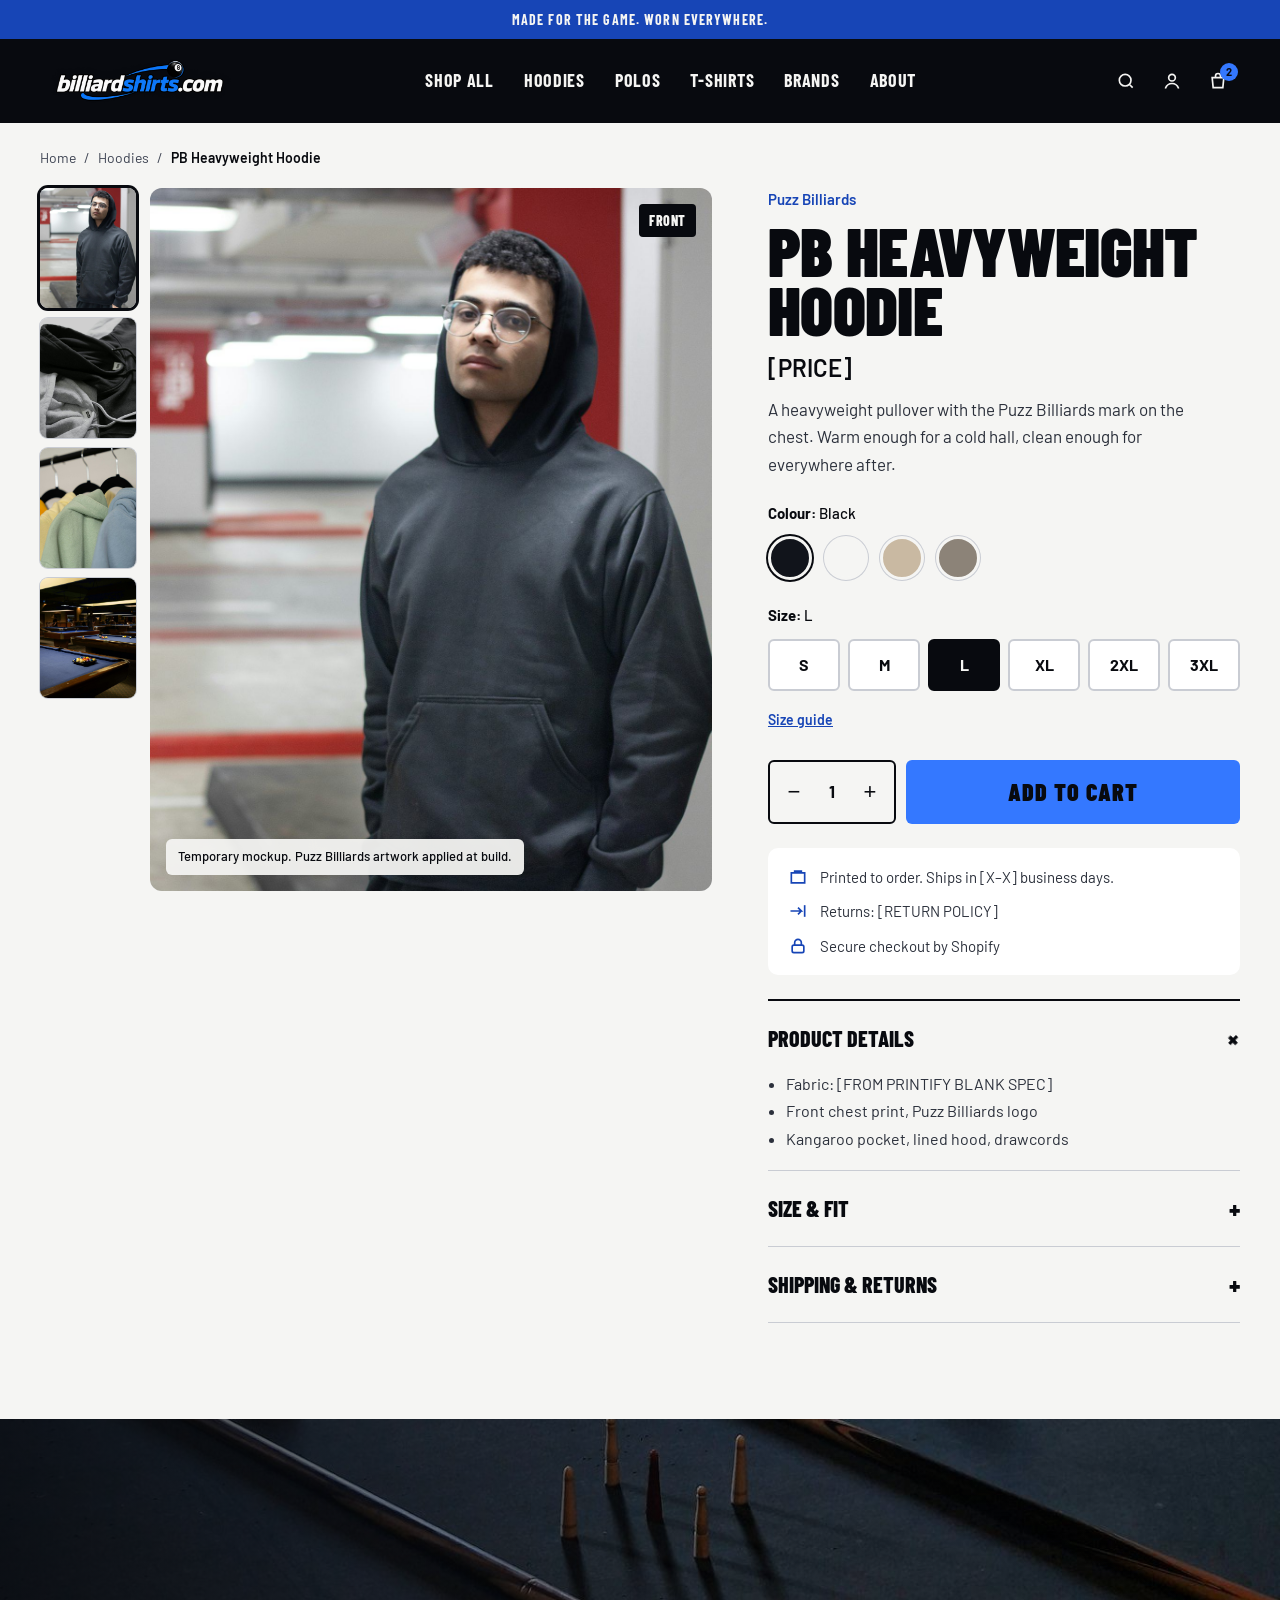
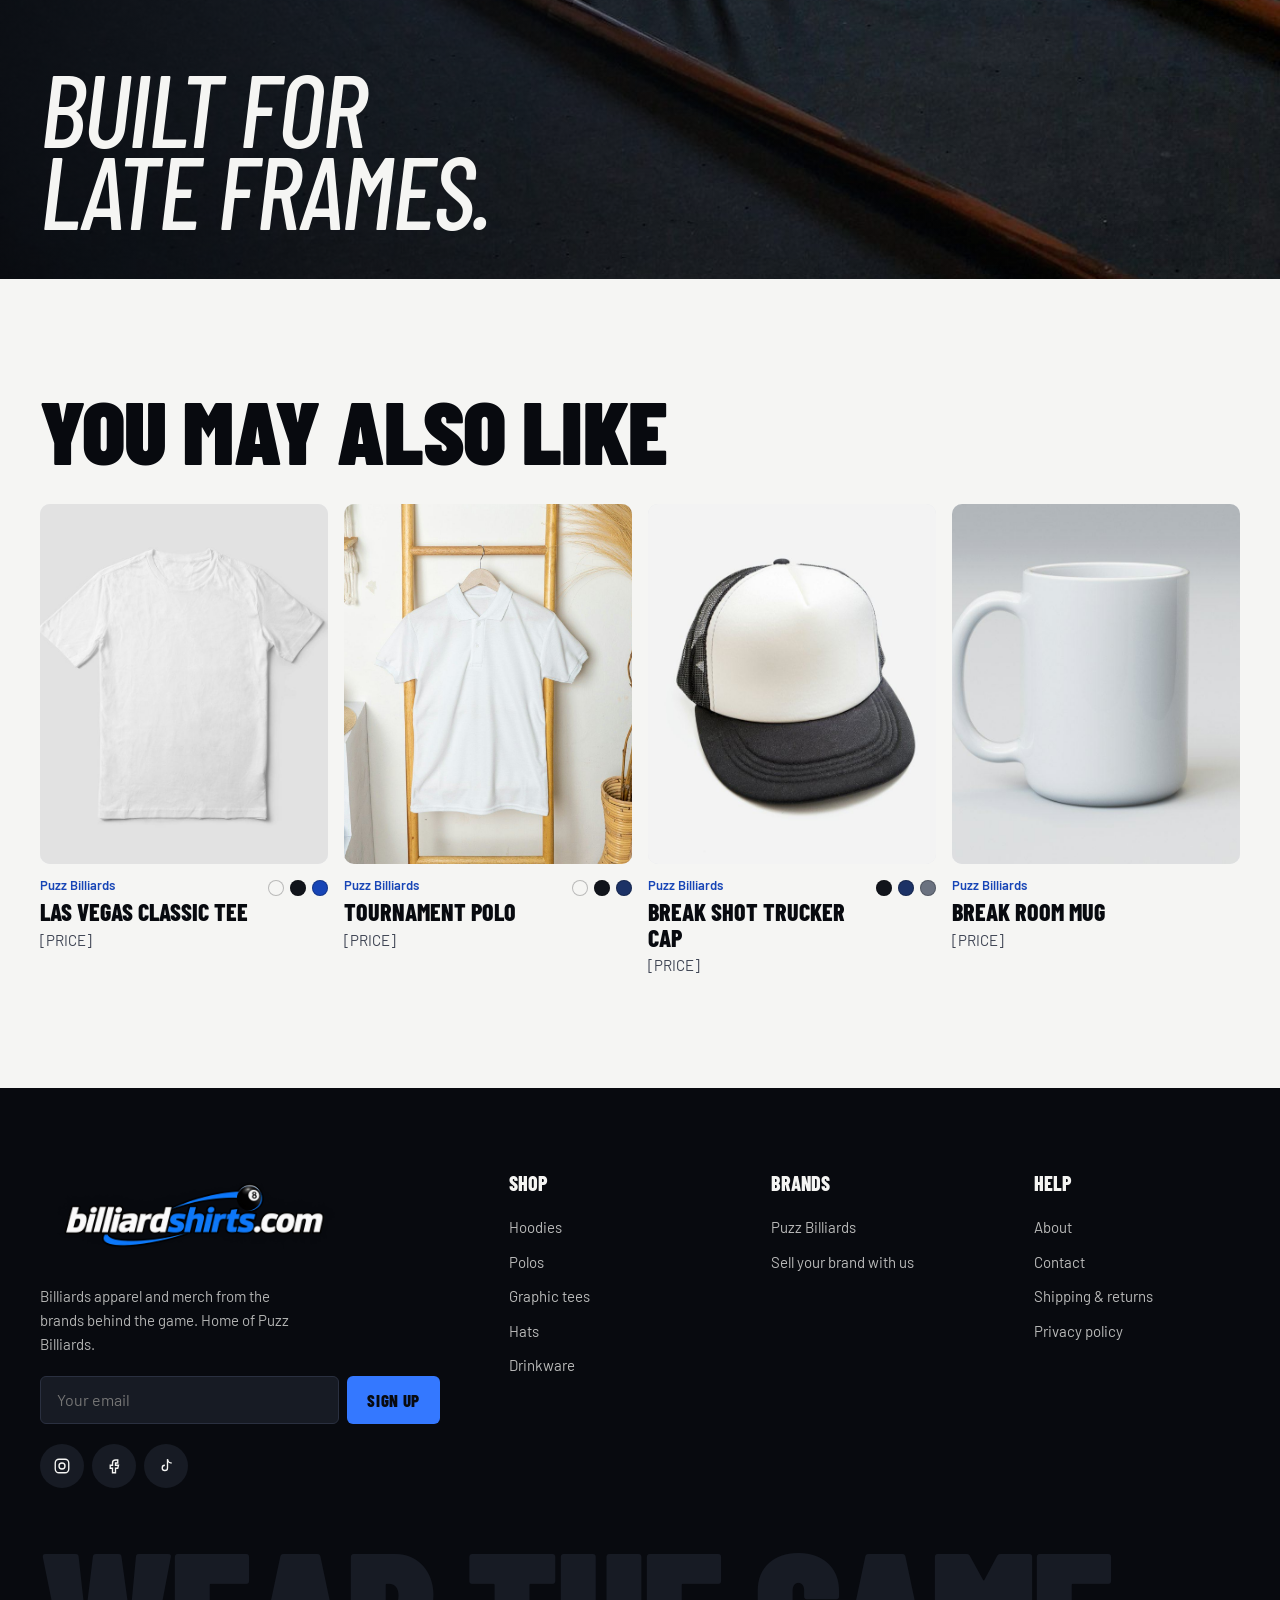
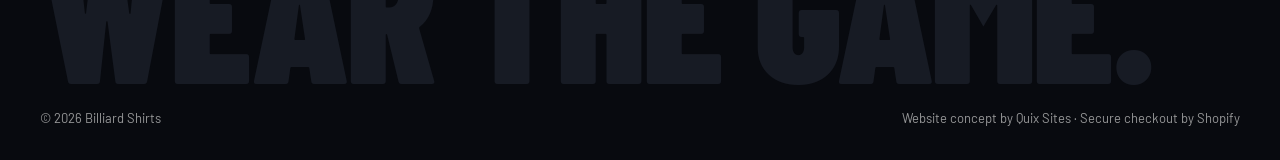
<file: product.html>
<!doctype html>
<html lang="en">
<head>
<meta charset="utf-8">
<meta name="viewport" content="width=device-width, initial-scale=1, viewport-fit=cover">
<title>PB Heavyweight Hoodie · Puzz Billiards · billiardshirts.com</title>
<meta name="description" content="PB Heavyweight Hoodie by Puzz Billiards. Printed to order.">
<meta name="robots" content="noindex">
<meta name="theme-color" content="#080A0F">
<link rel="icon" href="assets/img/billiardshirts-logo.png">
<link rel="preconnect" href="https://fonts.googleapis.com">
<link rel="preconnect" href="https://fonts.gstatic.com" crossorigin>
<link href="https://fonts.googleapis.com/css2?family=Barlow+Condensed:ital,wght@0,700;0,800;0,900;1,900&family=Barlow:wght@400;500;600;700&display=swap" rel="stylesheet">
<link rel="stylesheet" href="assets/css/styles.css">
</head>
<body class="has-sticky">
<a class="skip" href="#main">Skip to content</a>
<div class="announce">MADE FOR THE GAME. WORN EVERYWHERE.</div>
<header class="site-header">
<div class="wrap hdr">
<button class="icon-btn burger" type="button" aria-label="Open menu" aria-expanded="false" aria-controls="mnav"><svg width="24" height="24" viewBox="0 0 24 24" fill="none" stroke="currentColor" stroke-width="2" aria-hidden="true"><path d="M4 7h16M4 12h16M4 17h16"/></svg></button>
<a class="logo" href="index.html"><img src="assets/img/billiardshirts-logo.png" alt="billiardshirts.com home" width="1400" height="440"></a>
<nav class="nav" aria-label="Main"><a href="shop.html">Shop All</a><a href="shop.html?cat=hoodies">Hoodies</a><a href="shop.html?cat=polos">Polos</a><a href="shop.html?cat=tees">T-Shirts</a><a href="index.html#puzz">Brands</a><a href="about.html">About</a></nav>
<div class="icons">
<button class="icon-btn" type="button" aria-label="Search"><svg width="20" height="20" viewBox="0 0 24 24" fill="none" stroke="currentColor" stroke-width="2" aria-hidden="true"><circle cx="11" cy="11" r="7"/><path d="M20 20l-3.5-3.5"/></svg></button>
<button class="icon-btn hide-sm" type="button" aria-label="Account"><svg width="20" height="20" viewBox="0 0 24 24" fill="none" stroke="currentColor" stroke-width="2" aria-hidden="true"><circle cx="12" cy="8" r="4"/><path d="M4 21c1.5-4 4.5-6 8-6s6.5 2 8 6"/></svg></button>
<a class="icon-btn cart-label" href="product.html" aria-label="Cart, 2 items"><svg width="20" height="20" viewBox="0 0 24 24" fill="none" stroke="currentColor" stroke-width="2" aria-hidden="true"><path d="M5 8h14l-1.2 12H6.2z"/><path d="M9 8V6a3 3 0 0 1 6 0v2"/></svg><span class="badge">2</span></a>
</div>
</div>
</header>
<div class="mnav" id="mnav" aria-hidden="true">
<div class="mnav-bg" data-close-menu></div>
<nav class="mnav-panel" aria-label="Mobile">
<div class="mnav-top"><img src="assets/img/billiardshirts-logo.png" alt="billiardshirts.com"><button class="icon-btn mnav-close" type="button" aria-label="Close menu" data-close-menu><svg width="24" height="24" viewBox="0 0 24 24" fill="none" stroke="currentColor" stroke-width="2" aria-hidden="true"><path d="M6 6l12 12M18 6L6 18"/></svg></button></div>
<ul><li><a href="shop.html">SHOP ALL</a></li><li><a href="shop.html?cat=hoodies">HOODIES</a></li><li><a href="shop.html?cat=polos">POLOS</a></li><li><a href="shop.html?cat=tees">T-SHIRTS</a></li><li><a href="index.html#puzz">BRANDS</a></li><li><a href="about.html">ABOUT</a></li><li><a href="contact.html">CONTACT</a></li></ul>
<div class="mnav-foot">Questions? <a href="mailto:billiardshirts@gmail.com">billiardshirts@gmail.com</a></div>
</nav>
</div>
<main id="main">
<nav class="wrap crumbs" aria-label="Breadcrumb"><a href="index.html">Home</a><span aria-hidden="true">/</span><a href="shop.html?cat=hoodies">Hoodies</a><span aria-hidden="true">/</span><span>PB Heavyweight Hoodie</span></nav>
<section class="wrap pdp" id="pdp">
<div class="gallery">
<div class="thumbs"><button type="button" aria-label="Show front" aria-pressed="true"><img src="assets/img/hoodie-black-model.jpg" alt=""></button><button type="button" aria-label="Show detail" aria-pressed="false"><img src="assets/img/hoodie-detail.jpg" alt=""></button><button type="button" aria-label="Show colourways" aria-pressed="false"><img src="assets/img/hoodie-rack.jpg" alt=""></button><button type="button" aria-label="Show lifestyle" aria-pressed="false"><img src="assets/img/hall.jpg" alt=""></button></div>
<div class="main-img"><img id="main-img" src="assets/img/hoodie-black-model.jpg" alt="Black hoodie, front" style="object-position:50% 30%"><span class="view-tag" id="view-tag">FRONT</span><span class="mock-note">Temporary mockup. Puzz Billiards artwork applied at build.</span></div>
</div>
<div class="mob-gallery" aria-label="Product images"><img src="assets/img/hoodie-black-model.jpg" alt="Front view" loading="lazy"><img src="assets/img/hoodie-detail.jpg" alt="Detail view" loading="lazy"><img src="assets/img/hoodie-rack.jpg" alt="Colourways view" loading="lazy"><img src="assets/img/hall.jpg" alt="Lifestyle view" loading="lazy"></div>
<div class="mob-dots" aria-hidden="true"><span class="on"></span><span></span><span></span><span></span></div>
<div class="buy">
<div style="display:flex;flex-direction:column;gap:10px">
<a class="brand-label" href="shop.html" style="font-size:15px;text-decoration:none">Puzz Billiards</a>
<h1>PB HEAVYWEIGHT HOODIE</h1>
<p class="p-price">[PRICE]</p>
<p class="desc">A heavyweight pullover with the Puzz Billiards mark on the chest. Warm enough for a cold hall, clean enough for everywhere after.</p>
</div>
<fieldset><legend>Colour: <span class="color-name">Black</span></legend><div class="colors"><button class="sw" type="button" data-color="black" aria-label="Black" aria-pressed="true" style="background:#11141B"></button><button class="sw" type="button" data-color="offwhite" aria-label="Off-White" aria-pressed="false" style="background:#F5F5F3"></button><button class="sw" type="button" data-color="sand" aria-label="Sand" aria-pressed="false" style="background:#C9B9A2"></button><button class="sw" type="button" data-color="stone" aria-label="Stone" aria-pressed="false" style="background:#8C8378"></button></div></fieldset>
<fieldset><legend>Size: <span class="size-name">L</span></legend><div class="sizes"><button type="button" data-size="S" aria-pressed="false">S</button><button type="button" data-size="M" aria-pressed="false">M</button><button type="button" data-size="L" aria-pressed="true">L</button><button type="button" data-size="XL" aria-pressed="false">XL</button><button type="button" data-size="2XL" aria-pressed="false">2XL</button><button type="button" data-size="3XL" aria-pressed="false">3XL</button></div><a href="#fit" style="display:inline-block;margin-top:12px;font-size:14px;font-weight:600;padding:6px 0">Size guide</a></fieldset>
<div class="atc-row"><div class="qty"><button id="qty-dec" type="button" aria-label="Decrease quantity">−</button><span id="qty" aria-live="polite">1</span><button id="qty-inc" type="button" aria-label="Increase quantity">+</button></div><button class="atc" id="atc-main" type="button">ADD TO CART</button></div>
<ul class="perks">
<li><svg width="20" height="20" viewBox="0 0 24 24" fill="none" stroke="#1745B6" stroke-width="2" aria-hidden="true"><path d="M4 7h16v12H4z"/><path d="M8 7V5h8v2"/></svg>Printed to order. Ships in [X–X] business days.</li>
<li><svg width="20" height="20" viewBox="0 0 24 24" fill="none" stroke="#1745B6" stroke-width="2" aria-hidden="true"><path d="M3 12h13l-4-4M16 12l-4 4"/><path d="M20 5v14"/></svg>Returns: [RETURN POLICY]</li>
<li><svg width="20" height="20" viewBox="0 0 24 24" fill="none" stroke="#1745B6" stroke-width="2" aria-hidden="true"><rect x="5" y="11" width="14" height="9" rx="2"/><path d="M8 11V8a4 4 0 0 1 8 0v3"/></svg>Secure checkout by Shopify</li>
</ul>
<div class="acc">
<details open><summary>PRODUCT DETAILS</summary><ul><li>Fabric: [FROM PRINTIFY BLANK SPEC]</li><li>Front chest print, Puzz Billiards logo</li><li>Kangaroo pocket, lined hood, drawcords</li></ul></details>
<details id="fit"><summary>SIZE &amp; FIT</summary><p>[SIZE CHART FROM PRINTIFY BLANK]</p></details>
<details><summary>SHIPPING &amp; RETURNS</summary><p>Every piece is printed when you order it, then shipped. [SHIPPING AND RETURNS COPY]</p></details>
</div>
</div>
</section>
<section class="pbanner" style="min-height:460px">
<img src="assets/img/dark-table.jpg" alt="Cues resting on a dark blue table" loading="lazy">
<div class="wrap"><p class="h-xl" style="font-size:clamp(52px,8vw,120px);max-width:none">Built for<br>late frames.</p></div>
</section>
<section class="wrap sec" aria-labelledby="also-h">
<div class="sec-head"><h2 id="also-h" class="h-lg">You may also like</h2></div>
<div class="grid-p">
<article class="pc">
<a class="pc-img" href="product.html" aria-label="LAS VEGAS CLASSIC TEE"><img src="assets/img/tee-white.jpg" alt="White tee mockup" loading="lazy"><img class="img2" src="assets/img/tee-white-model.jpg" alt="" loading="lazy"></a>
<div class="pc-row"><div class="pc-meta"><span class="brand-label">Puzz Billiards</span><a class="pc-name" href="product.html">LAS VEGAS CLASSIC TEE</a><span class="price">[PRICE]</span></div><div class="dots" aria-label="Colours: white, black, royal"><span style="background:#F5F5F3"></span><span style="background:#11141B"></span><span style="background:#1745B6"></span></div></div>

</article>
<article class="pc">
<a class="pc-img" href="product.html" aria-label="TOURNAMENT POLO"><img src="assets/img/polo-white.jpg" alt="Polo shirt mockup" loading="lazy"><img class="img2" src="assets/img/polo-black-model.jpg" alt="" loading="lazy"></a>
<div class="pc-row"><div class="pc-meta"><span class="brand-label">Puzz Billiards</span><a class="pc-name" href="product.html">TOURNAMENT POLO</a><span class="price">[PRICE]</span></div><div class="dots" aria-label="Colours: white, black, navy"><span style="background:#F5F5F3"></span><span style="background:#11141B"></span><span style="background:#1C3266"></span></div></div>

</article>
<article class="pc">
<a class="pc-img" href="product.html" aria-label="BREAK SHOT TRUCKER CAP"><img src="assets/img/cap-trucker.jpg" alt="Trucker cap mockup" loading="lazy"><img class="img2" src="assets/img/cap-model.jpg" alt="" loading="lazy"></a>
<div class="pc-row"><div class="pc-meta"><span class="brand-label">Puzz Billiards</span><a class="pc-name" href="product.html">BREAK SHOT TRUCKER CAP</a><span class="price">[PRICE]</span></div><div class="dots" aria-label="Colours: black, navy, grey"><span style="background:#11141B"></span><span style="background:#1C3266"></span><span style="background:#6B7280"></span></div></div>

</article>
<article class="pc">
<a class="pc-img" href="product.html" aria-label="BREAK ROOM MUG"><img src="assets/img/mug.jpg" alt="White mug mockup" loading="lazy"><img class="img2" src="assets/img/bottle.jpg" alt="" loading="lazy"></a>
<div class="pc-row"><div class="pc-meta"><span class="brand-label">Puzz Billiards</span><a class="pc-name" href="product.html">BREAK ROOM MUG</a><span class="price">[PRICE]</span></div></div>

</article>
</div>
</section>
<div class="sticky-atc" aria-label="Quick buy"><div><small><span class="color-name">Black</span> · <span class="size-name">L</span></small><b>[PRICE]</b></div><button class="atc" type="button" style="flex:1">ADD TO CART</button></div>
</main>
<footer class="site-footer">
<div class="wrap ft">
<div class="ft-brand">
<a href="index.html"><img src="assets/img/billiardshirts-logo.png" alt="billiardshirts.com home" width="1400" height="440"></a>
<p>Billiards apparel and merch from the brands behind the game. Home of Puzz Billiards.</p>
<form class="ft-form" data-concept="Thanks. Concept only: sign-ups connect to Shopify at build."><label class="sr" for="ft-email">Email address</label><input id="ft-email" type="email" placeholder="Your email" required><button type="submit">SIGN UP</button></form>
<div class="socials"><a href="https://instagram.com" aria-label="Instagram"><svg width="18" height="18" viewBox="0 0 24 24" fill="none" stroke="currentColor" stroke-width="1.8" aria-hidden="true"><rect x="3" y="3" width="18" height="18" rx="5"/><circle cx="12" cy="12" r="4"/></svg></a><a href="https://facebook.com" aria-label="Facebook"><svg width="18" height="18" viewBox="0 0 24 24" fill="none" stroke="currentColor" stroke-width="1.8" aria-hidden="true"><path d="M14 8h3V4h-3a4 4 0 0 0-4 4v3H7v4h3v6h4v-6h3l1-4h-4V8z"/></svg></a><a href="https://tiktok.com" aria-label="TikTok"><svg width="18" height="18" viewBox="0 0 24 24" fill="none" stroke="currentColor" stroke-width="1.8" aria-hidden="true"><path d="M14 3v11.5a3.5 3.5 0 1 1-3.5-3.5"/><path d="M14 3c.5 3 2.5 5 5.5 5"/></svg></a></div>
</div>
<nav class="ft-col" aria-label="Shop"><h2>SHOP</h2><a href="shop.html?cat=hoodies">Hoodies</a><a href="shop.html?cat=polos">Polos</a><a href="shop.html?cat=tees">Graphic tees</a><a href="shop.html?cat=hats">Hats</a><a href="shop.html?cat=drinkware">Drinkware</a></nav>
<nav class="ft-col" aria-label="Brands"><h2>BRANDS</h2><a href="index.html#puzz">Puzz Billiards</a><a href="about.html#partner">Sell your brand with us</a></nav>
<nav class="ft-col" aria-label="Help"><h2>HELP</h2><a href="about.html">About</a><a href="contact.html">Contact</a><a href="contact.html#faq">Shipping &amp; returns</a><a href="contact.html#faq">Privacy policy</a></nav>
</div>
<div class="wrap ft-big"><p aria-hidden="true">WEAR THE GAME.</p></div>
<div class="wrap ft-bottom"><span>© 2026 Billiard Shirts</span><span>Website concept by Quix Sites · Secure checkout by Shopify</span></div>
</footer>
<script src="assets/js/main.js" defer></script>
</body>
</html>
</file>
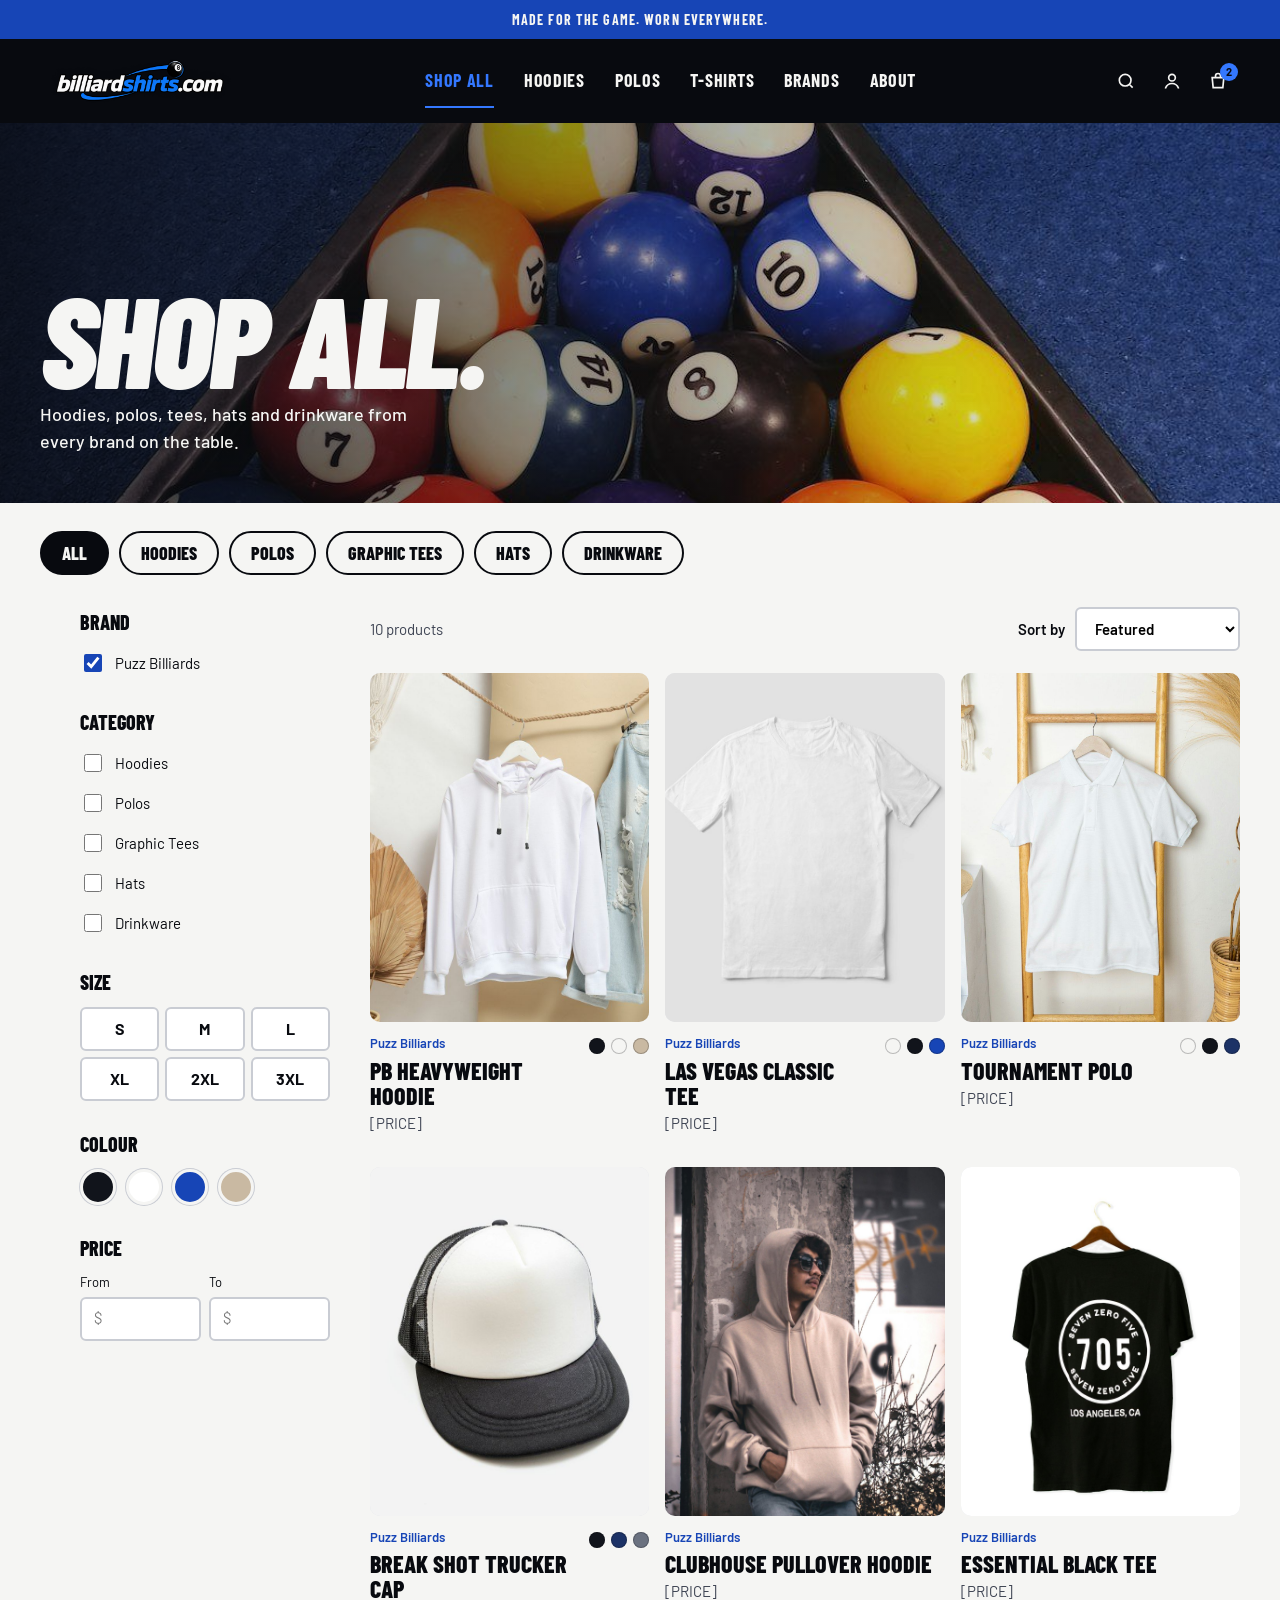
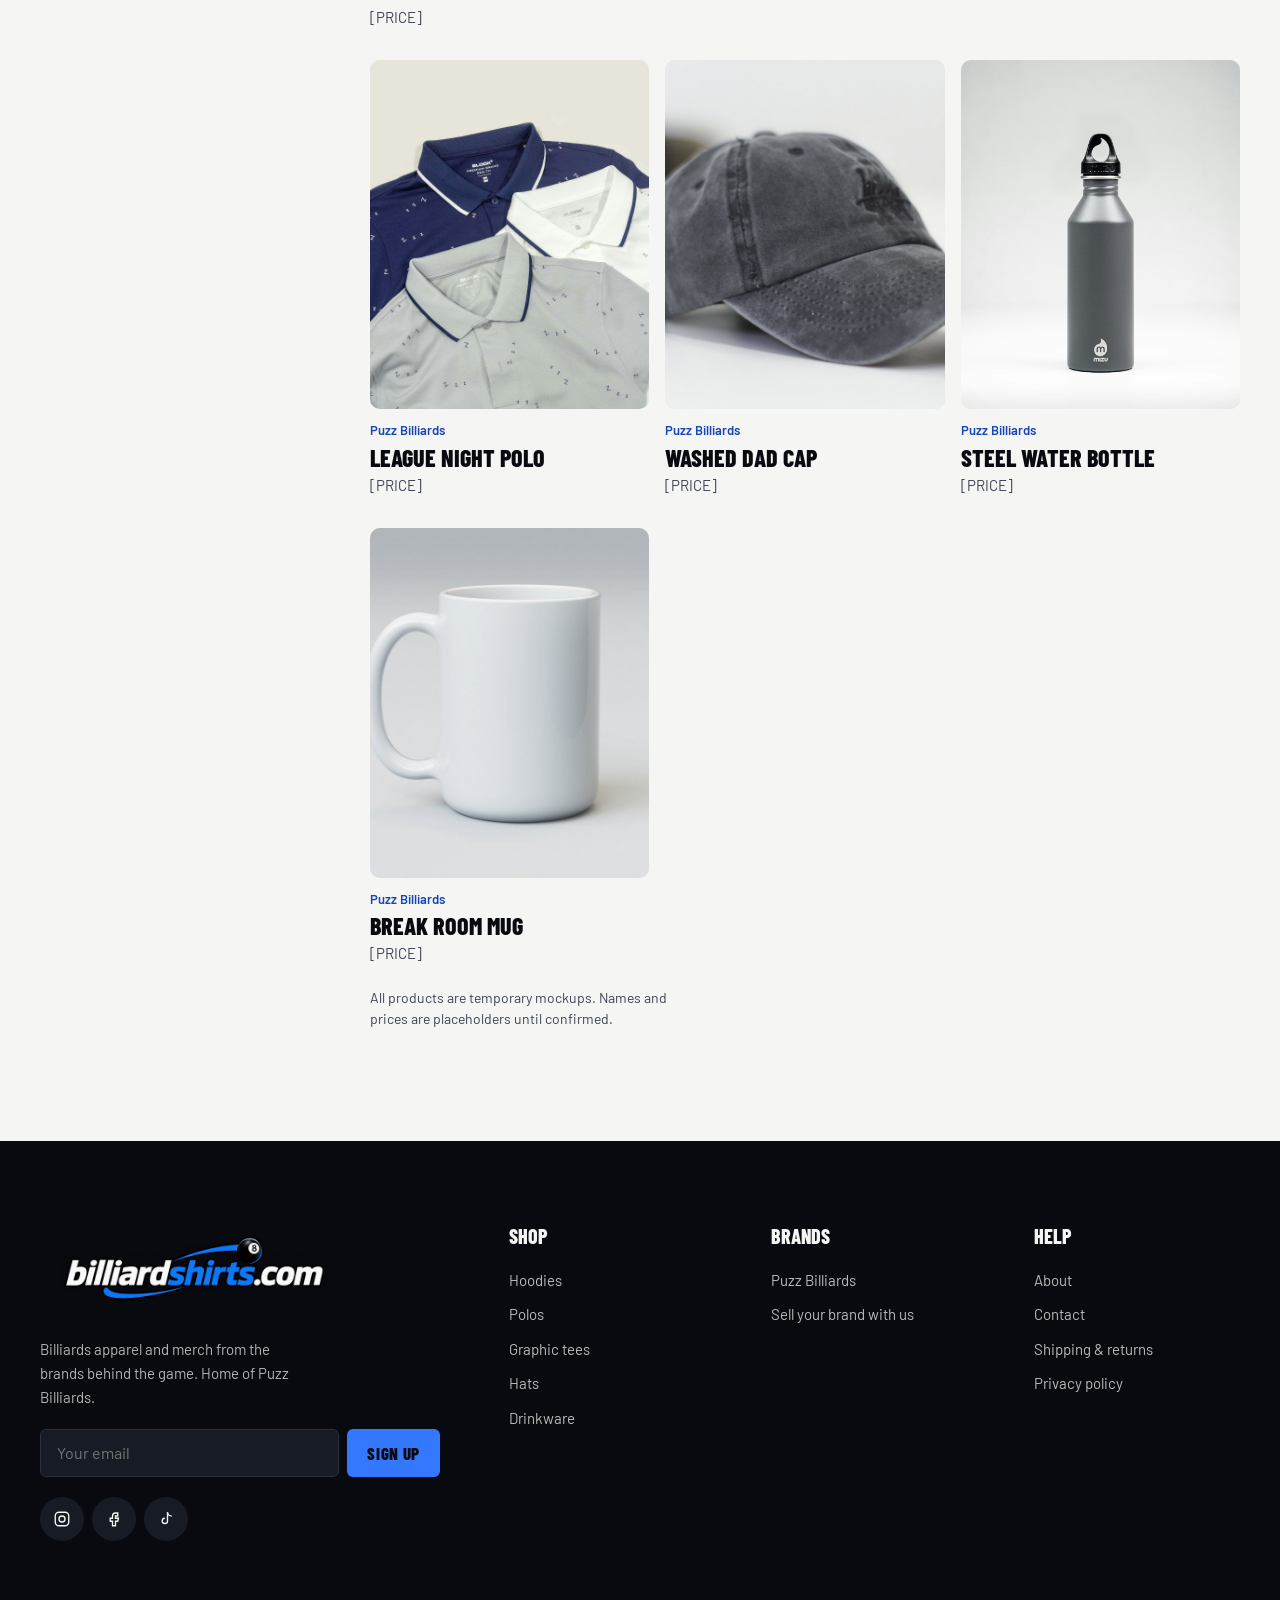
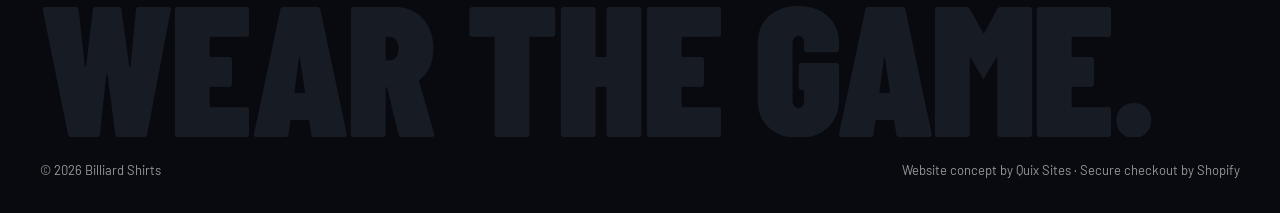
<file: shop.html>
<!doctype html>
<html lang="en">
<head>
<meta charset="utf-8">
<meta name="viewport" content="width=device-width, initial-scale=1, viewport-fit=cover">
<title>Shop all · billiardshirts.com</title>
<meta name="description" content="Shop billiards hoodies, polos, tees, hats and drinkware.">
<meta name="robots" content="noindex">
<meta name="theme-color" content="#080A0F">
<link rel="icon" href="assets/img/billiardshirts-logo.png">
<link rel="preconnect" href="https://fonts.googleapis.com">
<link rel="preconnect" href="https://fonts.gstatic.com" crossorigin>
<link href="https://fonts.googleapis.com/css2?family=Barlow+Condensed:ital,wght@0,700;0,800;0,900;1,900&family=Barlow:wght@400;500;600;700&display=swap" rel="stylesheet">
<link rel="stylesheet" href="assets/css/styles.css">
</head>
<body>
<a class="skip" href="#main">Skip to content</a>
<div class="announce">MADE FOR THE GAME. WORN EVERYWHERE.</div>
<header class="site-header">
<div class="wrap hdr">
<button class="icon-btn burger" type="button" aria-label="Open menu" aria-expanded="false" aria-controls="mnav"><svg width="24" height="24" viewBox="0 0 24 24" fill="none" stroke="currentColor" stroke-width="2" aria-hidden="true"><path d="M4 7h16M4 12h16M4 17h16"/></svg></button>
<a class="logo" href="index.html"><img src="assets/img/billiardshirts-logo.png" alt="billiardshirts.com home" width="1400" height="440"></a>
<nav class="nav" aria-label="Main"><a href="shop.html" aria-current="page">Shop All</a><a href="shop.html?cat=hoodies">Hoodies</a><a href="shop.html?cat=polos">Polos</a><a href="shop.html?cat=tees">T-Shirts</a><a href="index.html#puzz">Brands</a><a href="about.html">About</a></nav>
<div class="icons">
<button class="icon-btn" type="button" aria-label="Search"><svg width="20" height="20" viewBox="0 0 24 24" fill="none" stroke="currentColor" stroke-width="2" aria-hidden="true"><circle cx="11" cy="11" r="7"/><path d="M20 20l-3.5-3.5"/></svg></button>
<button class="icon-btn hide-sm" type="button" aria-label="Account"><svg width="20" height="20" viewBox="0 0 24 24" fill="none" stroke="currentColor" stroke-width="2" aria-hidden="true"><circle cx="12" cy="8" r="4"/><path d="M4 21c1.5-4 4.5-6 8-6s6.5 2 8 6"/></svg></button>
<a class="icon-btn cart-label" href="product.html" aria-label="Cart, 2 items"><svg width="20" height="20" viewBox="0 0 24 24" fill="none" stroke="currentColor" stroke-width="2" aria-hidden="true"><path d="M5 8h14l-1.2 12H6.2z"/><path d="M9 8V6a3 3 0 0 1 6 0v2"/></svg><span class="badge">2</span></a>
</div>
</div>
</header>
<div class="mnav" id="mnav" aria-hidden="true">
<div class="mnav-bg" data-close-menu></div>
<nav class="mnav-panel" aria-label="Mobile">
<div class="mnav-top"><img src="assets/img/billiardshirts-logo.png" alt="billiardshirts.com"><button class="icon-btn mnav-close" type="button" aria-label="Close menu" data-close-menu><svg width="24" height="24" viewBox="0 0 24 24" fill="none" stroke="currentColor" stroke-width="2" aria-hidden="true"><path d="M6 6l12 12M18 6L6 18"/></svg></button></div>
<ul><li><a href="shop.html">SHOP ALL</a></li><li><a href="shop.html?cat=hoodies">HOODIES</a></li><li><a href="shop.html?cat=polos">POLOS</a></li><li><a href="shop.html?cat=tees">T-SHIRTS</a></li><li><a href="index.html#puzz">BRANDS</a></li><li><a href="about.html">ABOUT</a></li><li><a href="contact.html">CONTACT</a></li></ul>
<div class="mnav-foot">Questions? <a href="mailto:billiardshirts@gmail.com">billiardshirts@gmail.com</a></div>
</nav>
</div>
<main id="main">
<section class="pbanner" aria-labelledby="shop-h">
<img src="assets/img/rack.jpg" alt="">
<div class="wrap"><h1 id="shop-h" class="h-xl" style="font-size:clamp(68px,10vw,150px)">Shop all.</h1><p>Hoodies, polos, tees, hats and drinkware from every brand on the table.</p></div>
</section>
<div class="wrap chips" role="group" aria-label="Category"><button class="chip" type="button" data-cat="all" aria-pressed="false">ALL</button><button class="chip" type="button" data-cat="hoodies" aria-pressed="false">HOODIES</button><button class="chip" type="button" data-cat="polos" aria-pressed="false">POLOS</button><button class="chip" type="button" data-cat="tees" aria-pressed="false">GRAPHIC TEES</button><button class="chip" type="button" data-cat="hats" aria-pressed="false">HATS</button><button class="chip" type="button" data-cat="drinkware" aria-pressed="false">DRINKWARE</button></div>
<div class="wrap shop">
<div class="scrim" id="scrim" data-close-filters></div>
<aside class="filters" id="filters" aria-label="Filters">
<div class="filters-head"><h2>FILTERS</h2><button class="filters-close" type="button" aria-label="Close filters" data-close-filters><svg width="24" height="24" viewBox="0 0 24 24" fill="none" stroke="currentColor" stroke-width="2" aria-hidden="true"><path d="M6 6l12 12M18 6L6 18"/></svg></button></div>
<fieldset><legend>BRAND</legend><label class="check"><input type="checkbox" checked>Puzz Billiards</label></fieldset>
<fieldset><legend>CATEGORY</legend><label class="check"><input type="checkbox" data-cat="hoodies">Hoodies</label><label class="check"><input type="checkbox" data-cat="polos">Polos</label><label class="check"><input type="checkbox" data-cat="tees">Graphic Tees</label><label class="check"><input type="checkbox" data-cat="hats">Hats</label><label class="check"><input type="checkbox" data-cat="drinkware">Drinkware</label></fieldset>
<fieldset><legend>SIZE</legend><div class="size-grid"><button type="button" data-toggle aria-pressed="false">S</button><button type="button" data-toggle aria-pressed="false">M</button><button type="button" data-toggle aria-pressed="false">L</button><button type="button" data-toggle aria-pressed="false">XL</button><button type="button" data-toggle aria-pressed="false">2XL</button><button type="button" data-toggle aria-pressed="false">3XL</button></div></fieldset>
<fieldset><legend>COLOUR</legend><div class="sw-row"><button class="sw" type="button" data-toggle aria-pressed="false" aria-label="Black" style="background:#11141B"></button><button class="sw" type="button" data-toggle aria-pressed="false" aria-label="White" style="background:#FFFFFF"></button><button class="sw" type="button" data-toggle aria-pressed="false" aria-label="Royal" style="background:#1745B6"></button><button class="sw" type="button" data-toggle aria-pressed="false" aria-label="Sand" style="background:#C9B9A2"></button></div></fieldset>
<fieldset><legend>PRICE</legend><div class="price-row"><label>From<input class="field" type="text" inputmode="numeric" placeholder="$"></label><label>To<input class="field" type="text" inputmode="numeric" placeholder="$"></label></div></fieldset>
<button class="btn btn-k filters-apply filter-open-hide" type="button" data-close-filters>SHOW RESULTS</button>
</aside>
<div class="shop-main">
<div class="shop-bar">
<button class="filter-open" type="button" aria-controls="filters" aria-expanded="false"><svg width="18" height="18" viewBox="0 0 24 24" fill="none" stroke="currentColor" stroke-width="2" aria-hidden="true"><path d="M4 6h16M7 12h10M10 18h4"/></svg>FILTERS</button>
<span id="shop-count" aria-live="polite">10 products</span>
<label>Sort by <select><option>Featured</option><option>Newest</option><option>Price, low to high</option><option>Price, high to low</option></select></label>
</div>
<div class="grid-p grid-shop" id="shop-grid">
<article class="pc" data-cat="hoodies">
<a class="pc-img" href="product.html" aria-label="PB HEAVYWEIGHT HOODIE"><img src="assets/img/hoodie-white.jpg" alt="Heavyweight hoodie mockup" loading="lazy"><img class="img2" src="assets/img/hoodie-black-model.jpg" alt="" loading="lazy"></a>
<div class="pc-row"><div class="pc-meta"><span class="brand-label">Puzz Billiards</span><a class="pc-name" href="product.html">PB HEAVYWEIGHT HOODIE</a><span class="price">[PRICE]</span></div><div class="dots" aria-label="Colours: black, off-white, sand"><span style="background:#11141B"></span><span style="background:#F5F5F3"></span><span style="background:#C9B9A2"></span></div></div>

</article><article class="pc" data-cat="tees">
<a class="pc-img" href="product.html" aria-label="LAS VEGAS CLASSIC TEE"><img src="assets/img/tee-white.jpg" alt="White tee mockup" loading="lazy"><img class="img2" src="assets/img/tee-white-model.jpg" alt="" loading="lazy"></a>
<div class="pc-row"><div class="pc-meta"><span class="brand-label">Puzz Billiards</span><a class="pc-name" href="product.html">LAS VEGAS CLASSIC TEE</a><span class="price">[PRICE]</span></div><div class="dots" aria-label="Colours: white, black, royal"><span style="background:#F5F5F3"></span><span style="background:#11141B"></span><span style="background:#1745B6"></span></div></div>

</article><article class="pc" data-cat="polos">
<a class="pc-img" href="product.html" aria-label="TOURNAMENT POLO"><img src="assets/img/polo-white.jpg" alt="Polo shirt mockup" loading="lazy"><img class="img2" src="assets/img/polo-black-model.jpg" alt="" loading="lazy"></a>
<div class="pc-row"><div class="pc-meta"><span class="brand-label">Puzz Billiards</span><a class="pc-name" href="product.html">TOURNAMENT POLO</a><span class="price">[PRICE]</span></div><div class="dots" aria-label="Colours: white, black, navy"><span style="background:#F5F5F3"></span><span style="background:#11141B"></span><span style="background:#1C3266"></span></div></div>

</article><article class="pc" data-cat="hats">
<a class="pc-img" href="product.html" aria-label="BREAK SHOT TRUCKER CAP"><img src="assets/img/cap-trucker.jpg" alt="Trucker cap mockup" loading="lazy"><img class="img2" src="assets/img/cap-model.jpg" alt="" loading="lazy"></a>
<div class="pc-row"><div class="pc-meta"><span class="brand-label">Puzz Billiards</span><a class="pc-name" href="product.html">BREAK SHOT TRUCKER CAP</a><span class="price">[PRICE]</span></div><div class="dots" aria-label="Colours: black, navy, grey"><span style="background:#11141B"></span><span style="background:#1C3266"></span><span style="background:#6B7280"></span></div></div>

</article><article class="pc" data-cat="hoodies">
<a class="pc-img" href="product.html" aria-label="CLUBHOUSE PULLOVER HOODIE"><img src="assets/img/hoodie-sand-model.jpg" alt="Sand hoodie on a model" loading="lazy"><img class="img2" src="assets/img/hoodie-rack.jpg" alt="" loading="lazy"></a>
<div class="pc-row"><div class="pc-meta"><span class="brand-label">Puzz Billiards</span><a class="pc-name" href="product.html">CLUBHOUSE PULLOVER HOODIE</a><span class="price">[PRICE]</span></div></div>

</article><article class="pc" data-cat="tees">
<a class="pc-img" href="product.html" aria-label="ESSENTIAL BLACK TEE"><img src="assets/img/tee-black-trio.jpg" alt="Black tees on hangers" loading="lazy"><img class="img2" src="assets/img/tee-black-model.jpg" alt="" loading="lazy"></a>
<div class="pc-row"><div class="pc-meta"><span class="brand-label">Puzz Billiards</span><a class="pc-name" href="product.html">ESSENTIAL BLACK TEE</a><span class="price">[PRICE]</span></div></div>

</article><article class="pc" data-cat="polos">
<a class="pc-img" href="product.html" aria-label="LEAGUE NIGHT POLO"><img src="assets/img/polo-trio.jpg" alt="Folded polo shirts" loading="lazy"><img class="img2" src="assets/img/polo-white.jpg" alt="" loading="lazy"></a>
<div class="pc-row"><div class="pc-meta"><span class="brand-label">Puzz Billiards</span><a class="pc-name" href="product.html">LEAGUE NIGHT POLO</a><span class="price">[PRICE]</span></div></div>

</article><article class="pc" data-cat="hats">
<a class="pc-img" href="product.html" aria-label="WASHED DAD CAP"><img src="assets/img/cap-washed.jpg" alt="Washed cap mockup" loading="lazy"><img class="img2" src="assets/img/cap-model.jpg" alt="" loading="lazy"></a>
<div class="pc-row"><div class="pc-meta"><span class="brand-label">Puzz Billiards</span><a class="pc-name" href="product.html">WASHED DAD CAP</a><span class="price">[PRICE]</span></div></div>

</article><article class="pc" data-cat="drinkware">
<a class="pc-img" href="product.html" aria-label="STEEL WATER BOTTLE"><img src="assets/img/bottle.jpg" alt="Steel bottle mockup" loading="lazy"><img class="img2" src="assets/img/mug.jpg" alt="" loading="lazy"></a>
<div class="pc-row"><div class="pc-meta"><span class="brand-label">Puzz Billiards</span><a class="pc-name" href="product.html">STEEL WATER BOTTLE</a><span class="price">[PRICE]</span></div></div>

</article><article class="pc" data-cat="drinkware">
<a class="pc-img" href="product.html" aria-label="BREAK ROOM MUG"><img src="assets/img/mug.jpg" alt="White mug mockup" loading="lazy"><img class="img2" src="assets/img/bottle.jpg" alt="" loading="lazy"></a>
<div class="pc-row"><div class="pc-meta"><span class="brand-label">Puzz Billiards</span><a class="pc-name" href="product.html">BREAK ROOM MUG</a><span class="price">[PRICE]</span></div></div>

</article>
</div>
<p class="note">All products are temporary mockups. Names and prices are placeholders until confirmed.</p>
</div>
</div>
</main>
<footer class="site-footer">
<div class="wrap ft">
<div class="ft-brand">
<a href="index.html"><img src="assets/img/billiardshirts-logo.png" alt="billiardshirts.com home" width="1400" height="440"></a>
<p>Billiards apparel and merch from the brands behind the game. Home of Puzz Billiards.</p>
<form class="ft-form" data-concept="Thanks. Concept only: sign-ups connect to Shopify at build."><label class="sr" for="ft-email">Email address</label><input id="ft-email" type="email" placeholder="Your email" required><button type="submit">SIGN UP</button></form>
<div class="socials"><a href="https://instagram.com" aria-label="Instagram"><svg width="18" height="18" viewBox="0 0 24 24" fill="none" stroke="currentColor" stroke-width="1.8" aria-hidden="true"><rect x="3" y="3" width="18" height="18" rx="5"/><circle cx="12" cy="12" r="4"/></svg></a><a href="https://facebook.com" aria-label="Facebook"><svg width="18" height="18" viewBox="0 0 24 24" fill="none" stroke="currentColor" stroke-width="1.8" aria-hidden="true"><path d="M14 8h3V4h-3a4 4 0 0 0-4 4v3H7v4h3v6h4v-6h3l1-4h-4V8z"/></svg></a><a href="https://tiktok.com" aria-label="TikTok"><svg width="18" height="18" viewBox="0 0 24 24" fill="none" stroke="currentColor" stroke-width="1.8" aria-hidden="true"><path d="M14 3v11.5a3.5 3.5 0 1 1-3.5-3.5"/><path d="M14 3c.5 3 2.5 5 5.5 5"/></svg></a></div>
</div>
<nav class="ft-col" aria-label="Shop"><h2>SHOP</h2><a href="shop.html?cat=hoodies">Hoodies</a><a href="shop.html?cat=polos">Polos</a><a href="shop.html?cat=tees">Graphic tees</a><a href="shop.html?cat=hats">Hats</a><a href="shop.html?cat=drinkware">Drinkware</a></nav>
<nav class="ft-col" aria-label="Brands"><h2>BRANDS</h2><a href="index.html#puzz">Puzz Billiards</a><a href="about.html#partner">Sell your brand with us</a></nav>
<nav class="ft-col" aria-label="Help"><h2>HELP</h2><a href="about.html">About</a><a href="contact.html">Contact</a><a href="contact.html#faq">Shipping &amp; returns</a><a href="contact.html#faq">Privacy policy</a></nav>
</div>
<div class="wrap ft-big"><p aria-hidden="true">WEAR THE GAME.</p></div>
<div class="wrap ft-bottom"><span>© 2026 Billiard Shirts</span><span>Website concept by Quix Sites · Secure checkout by Shopify</span></div>
</footer>
<script src="assets/js/main.js" defer></script>
</body>
</html>
</file>
<file: assets/css/styles.css>
/* billiardshirts.com concept – shared styles */
:root{
  --black:#080A0F; --royal:#1745B6; --electric:#3478FF; --off:#F5F5F3; --grey:#171B24;
  --ink2:#2B303B; --muted:#3D4352; --line:#C9CCD3; --tile:#E4E6EA; --white:#FFFFFF;
  --display:'Barlow Condensed',sans-serif; --body:'Barlow',sans-serif;
  --wrap:1440px; --pad:40px; --r:10px;
}
*{box-sizing:border-box}
html{scroll-behavior:smooth}
body{margin:0;background:var(--off);color:var(--black);font-family:var(--body);font-size:16px;line-height:1.5;-webkit-font-smoothing:antialiased}
body.lock{overflow:hidden}
img{max-width:100%;display:block}
a{color:var(--royal)}a:hover{color:var(--electric)}
a:focus-visible,button:focus-visible,input:focus-visible,select:focus-visible,textarea:focus-visible,summary:focus-visible{outline:3px solid var(--electric);outline-offset:2px}
.wrap{max-width:var(--wrap);margin:0 auto;padding-left:var(--pad);padding-right:var(--pad)}
.sr{position:absolute;width:1px;height:1px;overflow:hidden;clip:rect(0 0 0 0);white-space:nowrap}
.skip{position:absolute;left:-999px;top:8px;background:var(--electric);color:var(--black);padding:10px 14px;z-index:100;font-weight:700}
.skip:focus{left:8px}

/* type */
.h-xl,.h-lg,.h-md{font-family:var(--display);font-weight:900;margin:0;letter-spacing:-.01em;text-transform:uppercase}
.h-xl{font-size:clamp(72px,13vw,216px);line-height:.8;font-style:italic;letter-spacing:-.02em}
.h-lg{font-size:clamp(52px,7vw,104px);line-height:.86}
.h-md{font-size:clamp(40px,4.4vw,68px);line-height:.9}
.brand-label{font-size:13px;font-weight:600;color:var(--royal)}
.note{font-size:14px;color:var(--muted);max-width:42ch;margin:0}

/* buttons */
.btn{display:inline-flex;align-items:center;justify-content:center;min-height:56px;padding:0 30px;border-radius:6px;font-family:var(--display);font-weight:800;font-size:20px;letter-spacing:.04em;text-decoration:none;border:2px solid transparent;cursor:pointer;transition:background .2s,color .2s,border-color .2s,transform .12s}
.btn:active{transform:scale(.98)}
.btn-e{background:var(--electric);color:var(--black)}
.btn-e:hover{background:var(--off);color:var(--black)}
.btn-o{border-color:var(--off);color:var(--off);background:transparent}
.btn-o:hover{background:var(--off);color:var(--black)}
.btn-k{background:var(--black);color:var(--off)}
.btn-k:hover{background:var(--royal);color:var(--off)}
.btn-line{background:transparent;color:var(--black);border-color:var(--black);min-height:48px;font-size:18px}
.btn-line:hover{background:var(--black);color:var(--off)}

/* announcement + header */
.announce{background:var(--royal);color:var(--off);text-align:center;padding:9px 16px;font-family:var(--display);font-weight:700;font-size:14px;letter-spacing:.08em}
.site-header{background:var(--black);color:var(--off);position:sticky;top:0;z-index:50}
.hdr{display:flex;align-items:center;justify-content:space-between;gap:24px;min-height:84px}
.logo img{height:62px;width:auto}
.nav{display:flex;gap:30px;font-family:var(--display);font-weight:700;font-size:18px;letter-spacing:.04em;text-transform:uppercase}
.nav a{color:var(--off);text-decoration:none;padding:12px 0;border-bottom:2px solid transparent;transition:color .2s,border-color .2s}
.nav a:hover,.nav a[aria-current="page"]{color:var(--electric);border-color:var(--electric)}
.icons{display:flex;align-items:center;gap:2px}
.icon-btn{width:44px;height:44px;border-radius:22px;display:flex;align-items:center;justify-content:center;background:none;border:0;color:var(--off);cursor:pointer;position:relative;transition:background .2s}
.icon-btn:hover{background:var(--grey);color:var(--off)}
.badge{position:absolute;top:4px;right:2px;min-width:18px;height:18px;border-radius:9px;background:var(--electric);color:var(--black);font-size:11px;font-weight:700;display:flex;align-items:center;justify-content:center}
.burger{display:none}

/* mobile menu */
.mnav{position:fixed;inset:0;z-index:80;visibility:hidden;pointer-events:none}
.mnav.open{visibility:visible;pointer-events:auto}
.mnav-bg{position:absolute;inset:0;background:rgba(8,10,15,.6);opacity:0;transition:opacity .25s}
.mnav.open .mnav-bg{opacity:1}
.mnav-panel{position:absolute;top:0;left:0;bottom:0;width:min(86vw,380px);background:var(--black);color:var(--off);transform:translateX(-100%);transition:transform .3s cubic-bezier(.2,.7,.2,1);display:flex;flex-direction:column;padding:16px 24px 32px;overflow-y:auto}
.mnav.open .mnav-panel{transform:none}
.mnav-top{display:flex;justify-content:space-between;align-items:center;margin-bottom:24px}
.mnav-top img{height:48px;width:auto}
.mnav ul{list-style:none;margin:0;padding:0}
.mnav li a{display:block;padding:14px 0;border-bottom:1px solid var(--grey);color:var(--off);text-decoration:none;font-family:var(--display);font-weight:900;font-size:34px;letter-spacing:.01em}
.mnav li a:hover{color:var(--electric)}
.mnav-foot{margin-top:auto;padding-top:28px;font-size:14px;color:rgba(245,245,243,.75)}
.mnav-foot a{color:var(--off)}

/* hero */
.hero{position:relative;min-height:min(86vh,860px);background:var(--black);overflow:hidden;display:flex;align-items:flex-end}
.hero>img{position:absolute;inset:0;width:100%;height:100%;object-fit:cover;object-position:60% 40%}
.hero::after{content:"";position:absolute;inset:0;background:linear-gradient(90deg,rgba(8,10,15,.88) 0%,rgba(8,10,15,.55) 42%,rgba(8,10,15,0) 72%),linear-gradient(0deg,rgba(8,10,15,.85) 0%,rgba(8,10,15,0) 45%)}
.hero-inner{position:relative;z-index:1;width:100%;padding-bottom:72px;display:flex;flex-wrap:wrap;align-items:flex-end;justify-content:space-between;gap:40px}
.hero-copy{flex:1 1 600px;display:flex;flex-direction:column;gap:26px;color:var(--off)}
.hero-sub{display:flex;align-items:center;gap:18px}
.hero-sub span{width:64px;height:4px;background:var(--electric);border-radius:2px;flex:none}
.hero-sub p{margin:0;font-size:20px;line-height:1.45;font-weight:500;max-width:30ch}
.ctas{display:flex;flex-wrap:wrap;gap:12px}
.hero-card{display:flex;gap:14px;align-items:center;padding:12px 18px 12px 12px;background:rgba(245,245,243,.96);color:var(--black);text-decoration:none;border-radius:var(--r);transition:transform .2s}
.hero-card:hover{transform:translateY(-3px);color:var(--black)}
.hero-card img{width:64px;height:76px;object-fit:cover;border-radius:6px}
.hero-card b{display:block;font-family:var(--display);font-weight:800;font-size:22px}
.hero-card small{display:block;font-size:13px;font-weight:600;color:var(--royal)}

/* ticker */
.ticker{background:var(--royal);color:var(--off);overflow:hidden;white-space:nowrap;padding:16px 0}
.ticker-track{display:inline-flex;gap:48px;font-family:var(--display);font-weight:900;font-style:italic;font-size:34px;letter-spacing:.02em;animation:tick 38s linear infinite}
.ticker-track i{color:var(--black);font-style:normal}
@keyframes tick{to{transform:translateX(-50%)}}

/* sections */
.sec{padding-top:112px;padding-bottom:112px}
.sec-tight{padding-top:56px}
.sec-head{display:flex;flex-wrap:wrap;justify-content:space-between;align-items:flex-end;gap:16px;margin-bottom:36px}
.sec-head a{font-weight:600;padding:10px 0}

/* category grid */
.cats{display:grid;grid-template-columns:repeat(4,minmax(0,1fr));grid-auto-rows:300px;gap:12px}
.cat{position:relative;border-radius:var(--r);overflow:hidden;color:var(--off);text-decoration:none;background:var(--grey)}
.cat img{position:absolute;inset:0;width:100%;height:100%;object-fit:cover;transition:transform .7s cubic-bezier(.2,.7,.2,1)}
.cat:hover img{transform:scale(1.05)}
.cat::after{content:"";position:absolute;inset:0;background:linear-gradient(0deg,rgba(8,10,15,.75) 0%,rgba(8,10,15,0) 50%)}
.cat .lbl{position:absolute;z-index:1;left:24px;bottom:20px;display:flex;flex-direction:column;gap:4px}
.cat .lbl b{font-family:var(--display);font-weight:900;font-size:44px;line-height:.9}
.cat .lbl span{font-weight:600;font-size:15px}
.cat:hover{color:var(--off)}
.cat-hoodies{grid-column:span 2;grid-row:span 2}.cat-hoodies .lbl b{font-size:64px}.cat-hoodies img{object-position:50% 30%}
.cat-tees{grid-row:span 2}
.cat-polos img{object-position:50% 25%}
.cat-drink{grid-column:span 2;background:var(--tile);color:var(--black)}
.cat-drink::after{display:none}.cat-drink:hover{color:var(--black)}
.cat-drink img{object-position:50% 55%}
.cat-all{grid-column:span 2;background:var(--royal)}
.cat-all img{opacity:.55}.cat-all::after{display:none}

/* product cards */
.grid-p{display:grid;grid-template-columns:repeat(4,minmax(0,1fr));gap:28px 16px}
.pc{display:flex;flex-direction:column;gap:12px}
.pc-img{position:relative;display:block;aspect-ratio:4/5;border-radius:var(--r);overflow:hidden;background:var(--tile)}
.pc-img img{position:absolute;inset:0;width:100%;height:100%;object-fit:cover;transition:opacity .35s,transform .7s cubic-bezier(.2,.7,.2,1)}
.pc-img .img2{opacity:0}
.pc:hover .img2{opacity:1}
.pc:hover .pc-img img{transform:scale(1.03)}
.tag{position:absolute;z-index:1;top:14px;left:14px;padding:6px 10px;background:var(--black);color:var(--off);font-family:var(--display);font-weight:800;font-size:14px;letter-spacing:.04em;border-radius:4px}
.tag-new{background:var(--electric);color:var(--black)}
.pc-row{display:flex;justify-content:space-between;gap:12px;align-items:flex-start}
.pc-meta{display:flex;flex-direction:column;gap:4px}
.pc-name{font-family:var(--display);font-weight:800;font-size:24px;line-height:1.05;color:var(--black);text-decoration:none}
.pc-name:hover{color:var(--royal)}
.price{font-size:15px;color:var(--muted)}
.dots{display:flex;gap:6px;padding-top:4px}
.dots span{width:16px;height:16px;border-radius:8px;box-shadow:inset 0 0 0 1px rgba(8,10,15,.25)}

/* puzz feature */
.puzz{background:var(--black);color:var(--off);display:flex;flex-wrap:wrap;min-height:760px}
.puzz-photo{position:relative;flex:1 1 560px;min-height:560px;overflow:hidden}
.puzz-photo>img{position:absolute;inset:0;width:100%;height:100%;object-fit:cover;object-position:40% 50%}
.puzz-thumbs{position:absolute;left:32px;bottom:32px;display:flex;gap:12px}
.puzz-thumbs img{width:132px;height:164px;object-fit:cover;border-radius:8px;border:3px solid var(--off)}
.puzz-copy{flex:1 1 520px;background:var(--royal);padding:80px 64px;display:flex;flex-direction:column;justify-content:center;gap:28px}
.pb-lockup{display:flex;align-items:center;gap:18px}
.pb-ph{width:96px;height:96px;flex:none;border:2px dashed rgba(245,245,243,.7);border-radius:48px;display:flex;align-items:center;justify-content:center;text-align:center;font-size:11px;font-weight:600;line-height:1.2}
.pb-name{font-family:var(--display);font-weight:800;font-size:22px;letter-spacing:.18em;display:block}
.pb-loc{font-size:14px;font-weight:500;opacity:.88}
.puzz-copy p{margin:0;font-size:19px;line-height:1.55;max-width:34ch}
.puzz-copy .small{font-size:14px;max-width:26ch;opacity:.9}

/* banners */
.banner{position:relative;min-height:640px;display:flex;align-items:center;justify-content:center;text-align:center;overflow:hidden;background:var(--black);color:var(--off)}
.banner>img{position:absolute;inset:0;width:100%;height:100%;object-fit:cover;object-position:50% 60%}
.banner::after{content:"";position:absolute;inset:0;background:rgba(8,10,15,.55)}
.banner-inner{position:relative;z-index:1;padding:80px 24px;display:flex;flex-direction:column;align-items:center;gap:22px}
.banner p{margin:0;font-size:20px;font-weight:500}
.ulink{color:var(--off);font-weight:600;text-decoration:underline;text-decoration-color:var(--electric);text-decoration-thickness:2px;text-underline-offset:6px;padding:8px 0}
.ulink:hover{color:var(--electric)}

/* newsletter */
.join{position:relative;background:var(--royal);color:var(--off);overflow:hidden}
.join>img{position:absolute;right:0;top:0;width:46%;height:100%;object-fit:cover}
.join::before{content:"";position:absolute;right:0;top:0;width:46%;height:100%;background:linear-gradient(90deg,var(--royal) 0%,rgba(23,69,182,0) 40%);z-index:1}
.join .wrap{position:relative;z-index:2;padding-top:104px;padding-bottom:104px}
.join-copy{max-width:640px;display:flex;flex-direction:column;gap:22px}
.join p{margin:0;font-size:19px;line-height:1.5;max-width:34ch}
.inline-form{display:flex;flex-wrap:wrap;gap:10px;max-width:520px}
.inline-form input{flex:1 1 240px;min-height:58px;padding:0 18px;background:var(--off);border:0;border-radius:6px;font:inherit;font-size:16px;color:var(--black)}
.form-msg{font-size:15px;font-weight:600;min-height:1.4em;margin:0}

/* footer */
.site-footer{background:var(--black);color:var(--off)}
.ft{display:flex;flex-wrap:wrap;gap:56px;padding-top:80px;padding-bottom:48px}
.ft-brand{flex:2 1 320px;display:flex;flex-direction:column;gap:20px}
.ft-brand img{height:96px;width:auto}
.ft-brand p{margin:0;font-size:15px;line-height:1.6;color:rgba(245,245,243,.72);max-width:34ch}
.ft-form{display:flex;gap:8px;max-width:400px}
.ft-form input{flex:1;min-width:0;min-height:48px;padding:0 16px;background:var(--grey);border:1px solid #2A3040;border-radius:6px;color:var(--off);font:inherit}
.ft-form button{min-height:48px;padding:0 20px;background:var(--electric);color:var(--black);border:0;border-radius:6px;font-family:var(--display);font-weight:800;font-size:17px;letter-spacing:.04em;cursor:pointer}
.socials{display:flex;gap:8px}
.socials a{width:44px;height:44px;border-radius:22px;background:var(--grey);display:flex;align-items:center;justify-content:center;color:var(--off);transition:background .2s}
.socials a:hover{background:var(--royal);color:var(--off)}
.ft-col{flex:1 1 160px;display:flex;flex-direction:column;gap:12px;font-size:15px}
.ft-col h2{margin:0 0 6px;font-family:var(--display);font-size:20px;font-weight:800}
.ft-col a{color:rgba(245,245,243,.75);text-decoration:none}
.ft-col a:hover{color:var(--electric)}
.ft-big{overflow:hidden}
.ft-big p{margin:0;font-family:var(--display);font-weight:900;font-size:clamp(64px,14.5vw,214px);line-height:.8;letter-spacing:-.02em;color:var(--grey);white-space:nowrap}
.ft-bottom{display:flex;flex-wrap:wrap;justify-content:space-between;gap:12px;padding-top:24px;padding-bottom:32px;font-size:13px;color:rgba(245,245,243,.6)}

/* page banner (shop/about/contact) */
.pbanner{position:relative;min-height:380px;display:flex;align-items:flex-end;overflow:hidden;background:var(--black);color:var(--off)}
.pbanner>img{position:absolute;inset:0;width:100%;height:100%;object-fit:cover;object-position:50% 45%}
.pbanner::after{content:"";position:absolute;inset:0;background:linear-gradient(90deg,rgba(8,10,15,.85) 0%,rgba(8,10,15,.3) 60%,rgba(8,10,15,0) 100%)}
.pbanner .wrap{position:relative;z-index:1;width:100%;padding-bottom:48px;display:flex;flex-direction:column;gap:12px}
.pbanner p{margin:0;font-size:18px;font-weight:500;max-width:40ch}
.pbanner-tall{min-height:640px}
.pbanner-tall::after{background:linear-gradient(0deg,rgba(8,10,15,.9) 0%,rgba(8,10,15,.2) 60%)}

/* shop */
.chips{display:flex;flex-wrap:wrap;gap:10px;padding-top:28px}
.chip{min-height:44px;display:inline-flex;align-items:center;padding:0 20px;border:2px solid var(--black);color:var(--black);border-radius:22px;font-family:var(--display);font-weight:800;font-size:18px;text-decoration:none;background:transparent;cursor:pointer;transition:background .2s,color .2s}
.chip:hover,.chip.on{background:var(--black);color:var(--off)}
.shop{display:flex;gap:40px;align-items:flex-start;padding-top:32px;padding-bottom:112px}
.filters{flex:0 0 250px;display:flex;flex-direction:column;gap:28px}
.filters fieldset{border:0;padding:0;margin:0;display:flex;flex-direction:column;gap:8px}
.filters legend{padding:0;margin-bottom:10px;font-family:var(--display);font-weight:800;font-size:20px}
.check{display:flex;align-items:center;gap:10px;font-size:15px;min-height:32px;cursor:pointer}
.check input{width:18px;height:18px;accent-color:var(--royal)}
.size-grid{display:grid;grid-template-columns:repeat(3,minmax(0,1fr));gap:6px}
.size-grid button,.sizes button{min-height:44px;background:var(--white);border:2px solid var(--line);border-radius:6px;font:inherit;font-weight:700;cursor:pointer;color:var(--black);transition:border-color .15s,background .15s,color .15s}
.size-grid button:hover,.sizes button:hover{border-color:var(--black)}
.size-grid button[aria-pressed="true"],.sizes button[aria-pressed="true"]{background:var(--black);color:var(--off);border-color:var(--black)}
.sw-row{display:flex;gap:10px}
.sw{width:36px;height:36px;border-radius:18px;border:3px solid var(--off);box-shadow:0 0 0 1px var(--line);cursor:pointer;padding:0}
.sw[aria-pressed="true"]{box-shadow:0 0 0 2px var(--black)}
.price-row{display:flex;gap:8px}
.price-row label{flex:1;font-size:13px;display:flex;flex-direction:column;gap:4px}
.field{min-height:44px;padding:0 12px;background:var(--white);border:2px solid var(--line);border-radius:6px;font:inherit;font-size:15px;color:var(--black);width:100%}
.shop-main{flex:1;min-width:0;display:flex;flex-direction:column;gap:22px}
.shop-bar{display:flex;flex-wrap:wrap;justify-content:space-between;align-items:center;gap:12px;font-size:15px;color:var(--muted)}
.shop-bar label{display:flex;align-items:center;gap:10px;font-weight:600;color:var(--black)}
.shop-bar select{min-height:44px;padding:0 14px;background:var(--white);border:2px solid var(--line);border-radius:6px;font:inherit}
.grid-shop{grid-template-columns:repeat(3,minmax(0,1fr));gap:32px 16px}
.filter-open{display:none}
.filters-head{display:none}

/* product page */
.crumbs{padding-top:24px;font-size:14px;color:var(--muted);display:flex;gap:8px;flex-wrap:wrap}
.crumbs a{color:var(--muted);text-decoration:none}.crumbs a:hover{color:var(--royal)}
.crumbs span:last-child{color:var(--black);font-weight:600}
.pdp{display:flex;gap:56px;align-items:flex-start;padding-top:20px;padding-bottom:96px}
.gallery{flex:1 1 620px;min-width:0;display:flex;gap:14px}
.thumbs{flex:0 0 96px;display:flex;flex-direction:column;gap:10px}
.thumbs button{width:96px;height:120px;padding:0;border:0;border-radius:8px;overflow:hidden;cursor:pointer;background:var(--tile);box-shadow:0 0 0 1px var(--line);transition:box-shadow .2s}
.thumbs button[aria-pressed="true"]{box-shadow:0 0 0 3px var(--black)}
.thumbs img{width:100%;height:100%;object-fit:cover}
.main-img{flex:1;min-width:0;position:relative;aspect-ratio:4/5;border-radius:12px;overflow:hidden;background:var(--tile)}
.main-img img{position:absolute;inset:0;width:100%;height:100%;object-fit:cover;transition:opacity .25s}
.mock-note{position:absolute;left:16px;bottom:16px;right:16px;max-width:max-content;padding:8px 12px;background:rgba(245,245,243,.94);border-radius:6px;font-size:13px;font-weight:500}
.view-tag{position:absolute;right:16px;top:16px;padding:6px 10px;background:var(--black);color:var(--off);border-radius:4px;font-family:var(--display);font-weight:800;font-size:14px;letter-spacing:.04em}
.mob-gallery{display:none}
.buy{flex:1 1 420px;min-width:0;max-width:540px;position:sticky;top:120px;display:flex;flex-direction:column;gap:24px}
.buy h1{font-family:var(--display);font-weight:900;font-size:68px;line-height:.88;margin:0;letter-spacing:-.01em}
.buy .p-price{margin:0;font-size:24px;font-weight:600}
.buy .desc{margin:0;font-size:17px;line-height:1.6;color:var(--ink2);max-width:46ch}
.buy fieldset{border:0;padding:0;margin:0}
.buy legend{padding:0;margin-bottom:12px;font-size:15px;font-weight:700}
.buy legend span{font-weight:500}
.colors{display:flex;gap:12px}
.colors .sw{width:44px;height:44px;border-radius:22px}
.sizes{display:grid;grid-template-columns:repeat(6,minmax(0,1fr));gap:8px}
.sizes button{min-height:52px;font-size:16px}
.atc-row{display:flex;gap:10px}
.qty{display:flex;align-items:center;border:2px solid var(--black);border-radius:6px}
.qty button{width:48px;height:60px;background:none;border:0;font-size:22px;cursor:pointer;color:var(--black)}
.qty span{min-width:28px;text-align:center;font-weight:700;font-size:17px}
.atc{flex:1;min-height:64px;background:var(--electric);color:var(--black);border:0;border-radius:6px;font-family:var(--display);font-weight:900;font-size:24px;letter-spacing:.04em;cursor:pointer;transition:background .2s,color .2s}
.atc:hover{background:var(--royal);color:var(--off)}
.atc.done{background:var(--black);color:var(--off)}
.perks{margin:0;padding:18px 20px;list-style:none;background:var(--white);border-radius:var(--r);display:flex;flex-direction:column;gap:12px;font-size:15px;color:var(--ink2)}
.perks li{display:flex;gap:12px;align-items:center}
.acc{border-top:2px solid var(--black)}
.acc details{border-bottom:1px solid var(--line);padding:18px 0}
.acc summary{cursor:pointer;list-style:none;display:flex;justify-content:space-between;align-items:center;font-family:var(--display);font-weight:800;font-size:22px}
.acc summary::-webkit-details-marker{display:none}
.acc summary::after{content:"+";font-size:26px;transition:transform .2s}
.acc details[open] summary::after{transform:rotate(45deg)}
.acc ul,.acc p{margin:12px 0 0;font-size:16px;line-height:1.7;color:var(--ink2)}
.acc ul{padding-left:18px}
.sticky-atc{display:none}

/* about */
.split{display:flex;flex-wrap:wrap;gap:64px;align-items:center}
.split>*{flex:1 1 440px;min-width:0}
.lead{margin:0;font-family:var(--display);font-weight:800;font-size:clamp(32px,3.4vw,48px);line-height:1.02}
.body-l{margin:0;font-size:18px;line-height:1.7;color:var(--ink2);max-width:52ch}
.pair{display:grid;grid-template-columns:repeat(2,minmax(0,1fr));gap:12px}
.pair img{width:100%;aspect-ratio:3/4;object-fit:cover;border-radius:var(--r)}
.pair img+img{margin-top:48px}
.dark{background:var(--black);color:var(--off)}
.values{display:grid;grid-template-columns:repeat(3,minmax(0,1fr));gap:16px}
.values div{background:var(--grey);border-radius:12px;padding:36px;display:flex;flex-direction:column;gap:12px}
.values h3{margin:0;font-family:var(--display);font-weight:800;font-size:34px;color:var(--electric)}
.values p{margin:0;font-size:16px;line-height:1.65;color:rgba(245,245,243,.8)}
.partner{display:flex;flex-wrap:wrap;border-radius:14px;overflow:hidden}
.partner-photo{position:relative;flex:1 1 440px;min-height:420px}
.partner-photo img{position:absolute;inset:0;width:100%;height:100%;object-fit:cover}
.partner-copy{flex:1 1 440px;background:var(--royal);color:var(--off);padding:64px;display:flex;flex-direction:column;justify-content:center;align-items:flex-start;gap:22px}
.partner-copy p{margin:0;font-size:18px;line-height:1.6;max-width:38ch}

/* contact */
.contact{display:flex;flex-wrap:wrap;min-height:760px}
.contact-photo{position:relative;flex:1 1 520px;min-height:520px;background:var(--black);color:var(--off);overflow:hidden;display:flex;align-items:flex-end}
.contact-photo>img{position:absolute;inset:0;width:100%;height:100%;object-fit:cover;object-position:60% 50%}
.contact-photo::after{content:"";position:absolute;inset:0;background:linear-gradient(0deg,rgba(8,10,15,.9) 0%,rgba(8,10,15,.1) 65%)}
.contact-copy{position:relative;z-index:1;padding:56px 48px;display:flex;flex-direction:column;gap:18px}
.contact-copy p{margin:0;font-size:18px;line-height:1.55;max-width:34ch}
.contact-copy .ulink{font-size:20px;font-weight:700;align-self:flex-start}
.cform{flex:1 1 520px;padding:72px 56px;display:flex;flex-direction:column;gap:22px;justify-content:center;max-width:760px}
.cform label{display:flex;flex-direction:column;gap:8px;font-size:15px;font-weight:700}
.cform input,.cform textarea{min-height:56px;padding:0 16px;background:var(--white);border:2px solid var(--line);border-radius:6px;font:inherit;font-weight:500;font-size:16px;color:var(--black)}
.cform textarea{padding:14px 16px;resize:vertical;min-height:160px}
.faq{max-width:1000px;margin:0 auto;padding:24px var(--pad) 112px}

@media (prefers-reduced-motion: reduce){
  html{scroll-behavior:auto}
  .ticker-track{animation:none}
  *{transition:none !important}
}

/* ---------- tablet ---------- */
@media (max-width:1100px){
  :root{--pad:28px}
  .nav{display:none}
  .burger{display:flex}
  .hdr{min-height:72px}
  .logo img{height:52px}
  .hdr .logo{margin-right:auto}
  .grid-p{grid-template-columns:repeat(2,minmax(0,1fr))}
  .grid-shop{grid-template-columns:repeat(2,minmax(0,1fr))}
  .values{grid-template-columns:1fr}
  .pdp{flex-direction:column}
  .buy{position:static;max-width:none;width:100%}
  .gallery{width:100%}
}

/* ---------- mobile ---------- */
@media (max-width:760px){
  :root{--pad:20px}
  .announce{font-size:12px;padding:8px 12px}
  .hdr{min-height:64px;gap:4px}
  .logo img{height:44px}
  .hdr .icons .hide-sm{display:none}
  .hero{min-height:calc(100svh - 96px);max-height:760px}
  .hero>img{object-position:30% 40%}
  .hero::after{background:linear-gradient(0deg,rgba(8,10,15,.94) 0%,rgba(8,10,15,.25) 62%)}
  .hero-inner{padding-bottom:28px;gap:20px}
  .hero-copy{flex-basis:100%;gap:16px}
  .hero-sub span{display:none}
  .hero-sub p{font-size:17px}
  .ctas{flex-direction:column}
  .ctas .btn{width:100%;min-height:54px}
  .hero-card{display:none}
  .ticker-track{font-size:24px;gap:28px}
  .sec{padding-top:64px;padding-bottom:64px}
  .sec-tight{padding-top:24px}
  .cats{grid-template-columns:repeat(2,minmax(0,1fr));grid-auto-rows:200px;gap:10px}
  .cat-hoodies{grid-column:span 2;grid-row:span 2}
  .cat-tees{grid-row:span 2}
  .cat-drink,.cat-all{grid-column:span 1}
  .cat .lbl{left:14px;bottom:12px}
  .cat .lbl b{font-size:30px}.cat-hoodies .lbl b{font-size:48px}
  .cat .lbl span{display:none}
  .grid-p{gap:22px 10px}
  .pc-name{font-size:19px}
  .pc-row{flex-direction:column;gap:8px}
  .dots{padding-top:0}
  .btn-line{min-height:44px;font-size:16px}
  .tag{top:8px;left:8px;font-size:12px;padding:4px 8px}
  .puzz{min-height:0}
  .puzz-photo{flex-basis:100%;min-height:440px}
  .puzz-thumbs{left:16px;bottom:16px}
  .puzz-thumbs img{width:96px;height:120px}
  .puzz-copy{padding:48px 20px}
  .banner{min-height:480px}
  .join>img,.join::before{display:none}
  .join .wrap{padding-top:64px;padding-bottom:64px}
  .ft{gap:36px;padding-top:56px}
  .ft-brand img{height:72px}
  .ft-col{flex-basis:40%}
  /* shop */
  .pbanner{min-height:280px}
  .pbanner-tall{min-height:460px}
  .chips{flex-wrap:nowrap;overflow-x:auto;padding-bottom:4px;margin:0 calc(var(--pad) * -1);padding-left:var(--pad);padding-right:var(--pad)}
  .chip{flex:none}
  .shop{display:block;padding-top:20px;padding-bottom:64px}
  .filter-open{display:inline-flex;align-items:center;gap:8px;min-height:44px;padding:0 16px;background:var(--white);border:2px solid var(--black);border-radius:6px;font-family:var(--display);font-weight:800;font-size:17px;cursor:pointer;color:var(--black)}
  .filters{position:fixed;inset:0 0 0 auto;width:min(88vw,380px);z-index:90;background:var(--off);padding:20px 20px 32px;overflow-y:auto;transform:translateX(100%);transition:transform .3s cubic-bezier(.2,.7,.2,1);box-shadow:-20px 0 40px rgba(8,10,15,.25)}
  .filters.open{transform:none}
  .filters-head{display:flex;justify-content:space-between;align-items:center}
  .filters-head h2{margin:0;font-family:var(--display);font-weight:900;font-size:32px}
  .filters-close{width:44px;height:44px;border:0;background:none;cursor:pointer;color:var(--black)}
  .filters-apply{min-height:52px}
  .scrim{position:fixed;inset:0;background:rgba(8,10,15,.5);z-index:85;opacity:0;visibility:hidden;transition:opacity .25s}
  .scrim.open{opacity:1;visibility:visible}
  .grid-shop{gap:22px 10px}
  /* product */
  .crumbs{padding-top:14px;font-size:13px}
  .pdp{padding-top:12px;gap:24px;padding-bottom:48px}
  .gallery{display:none}
  .mob-gallery{display:flex;gap:8px;overflow-x:auto;scroll-snap-type:x mandatory;margin:0 calc(var(--pad) * -1);padding:0 var(--pad);scrollbar-width:none}
  .mob-gallery::-webkit-scrollbar{display:none}
  .mob-gallery img{flex:0 0 86%;aspect-ratio:4/5;object-fit:cover;border-radius:var(--r);scroll-snap-align:center}
  .mob-dots{display:flex;justify-content:center;gap:6px;margin-top:-8px}
  .mob-dots span{width:6px;height:6px;border-radius:3px;background:var(--line);transition:width .2s,background .2s}
  .mob-dots span.on{width:20px;background:var(--black)}
  .buy{gap:20px}
  .buy h1{font-size:46px}
  .sizes{gap:6px}
  .sizes button{min-height:46px;font-size:14px}
  .atc-row .atc{min-height:60px;font-size:21px}
  .sticky-atc{display:flex;position:fixed;left:0;right:0;bottom:0;z-index:60;gap:12px;align-items:center;padding:12px 16px calc(12px + env(safe-area-inset-bottom));background:var(--white);box-shadow:0 -1px 0 var(--line),0 -8px 24px rgba(8,10,15,.08);transform:translateY(110%);transition:transform .25s}
  .sticky-atc.show{transform:none}
  .sticky-atc small{display:block;font-size:13px;color:var(--muted)}
  .sticky-atc b{font-size:16px}
  .sticky-atc .atc{min-height:52px;font-size:20px}
  /* about / contact */
  .split{gap:36px}
  .pair img+img{margin-top:32px}
  .values div{padding:28px}
  .partner-photo{min-height:300px}
  .partner-copy{padding:40px 20px}
  .contact{min-height:0}
  .contact-photo{min-height:440px;flex-basis:100%}
  .contact-copy{padding:36px 20px}
  .cform{padding:40px 20px 56px}
  .faq{padding-bottom:64px}
}
@media (min-width:761px){.mob-dots{display:none}}
.filters-apply{display:none}
@media (max-width:760px){.filters-apply{display:inline-flex}}
.pc[hidden]{display:none}
@media (max-width:760px){body.has-sticky{padding-bottom:84px}}
</file>
